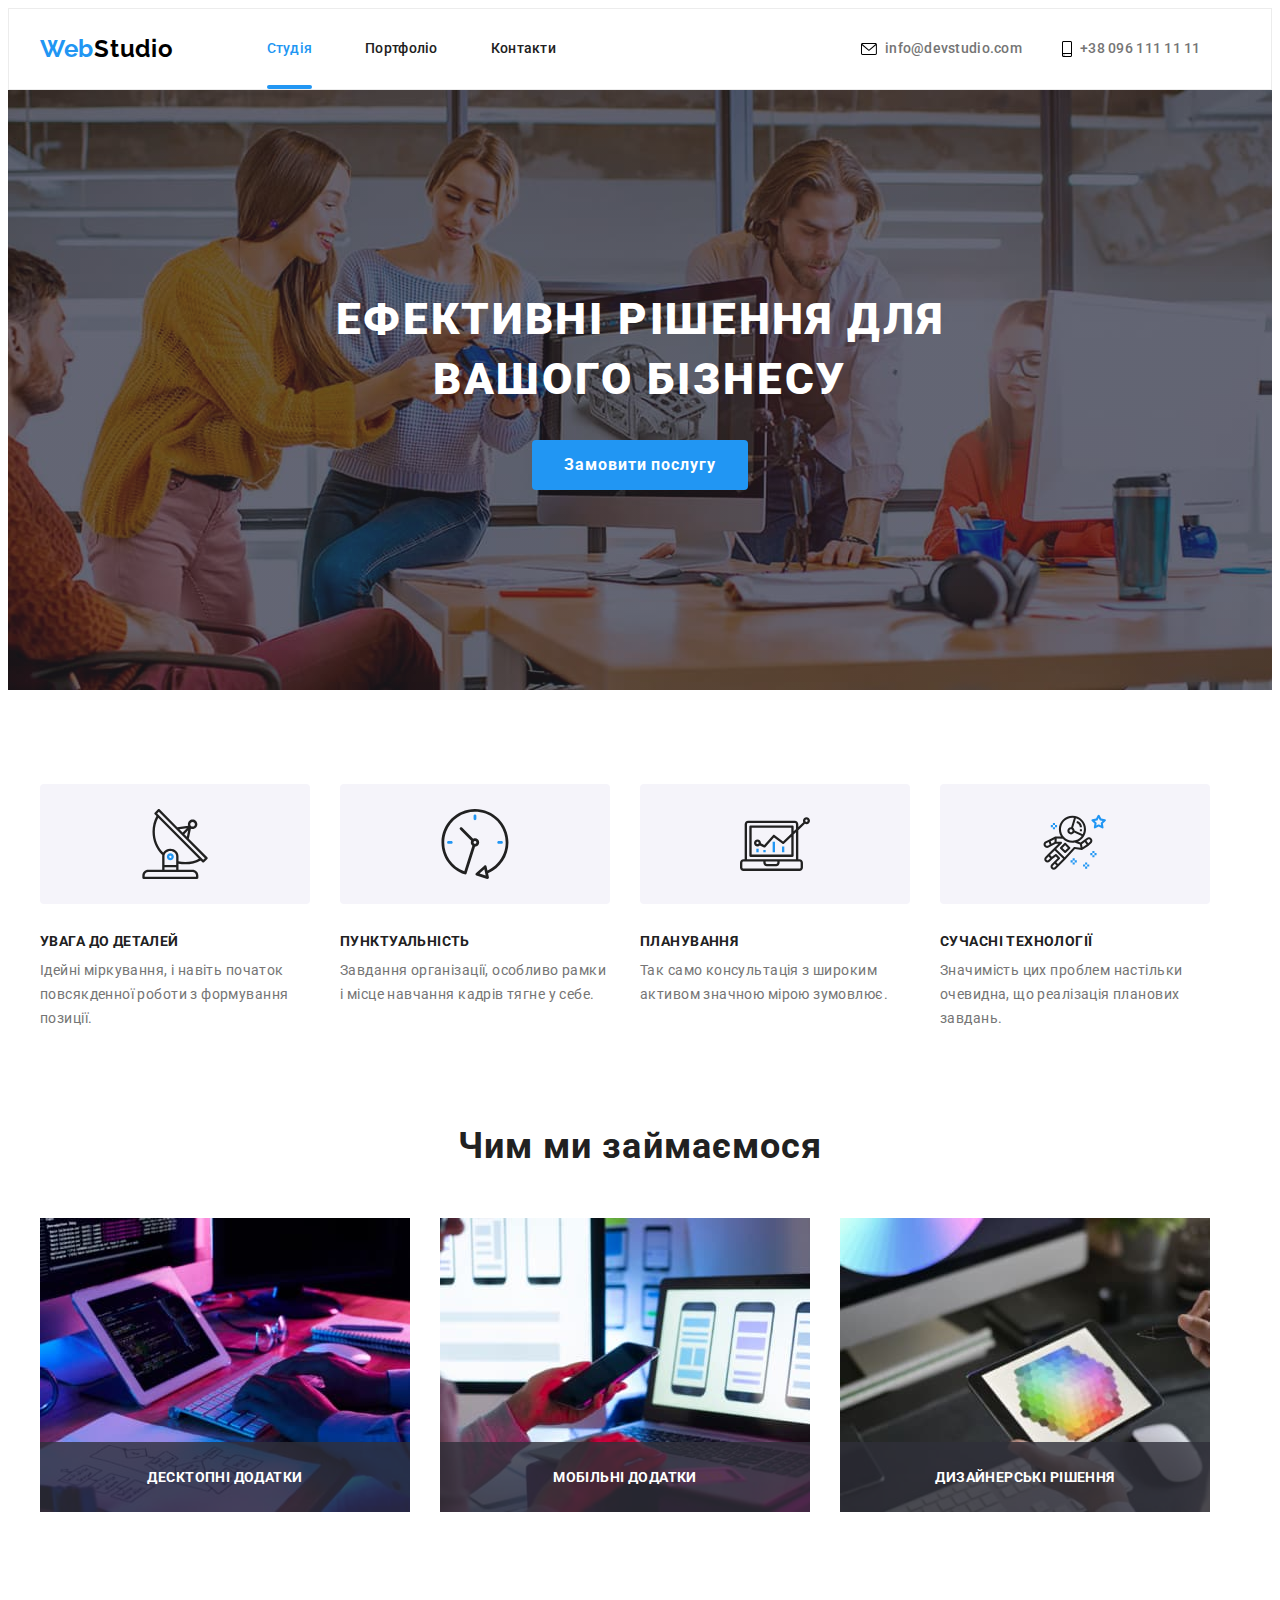
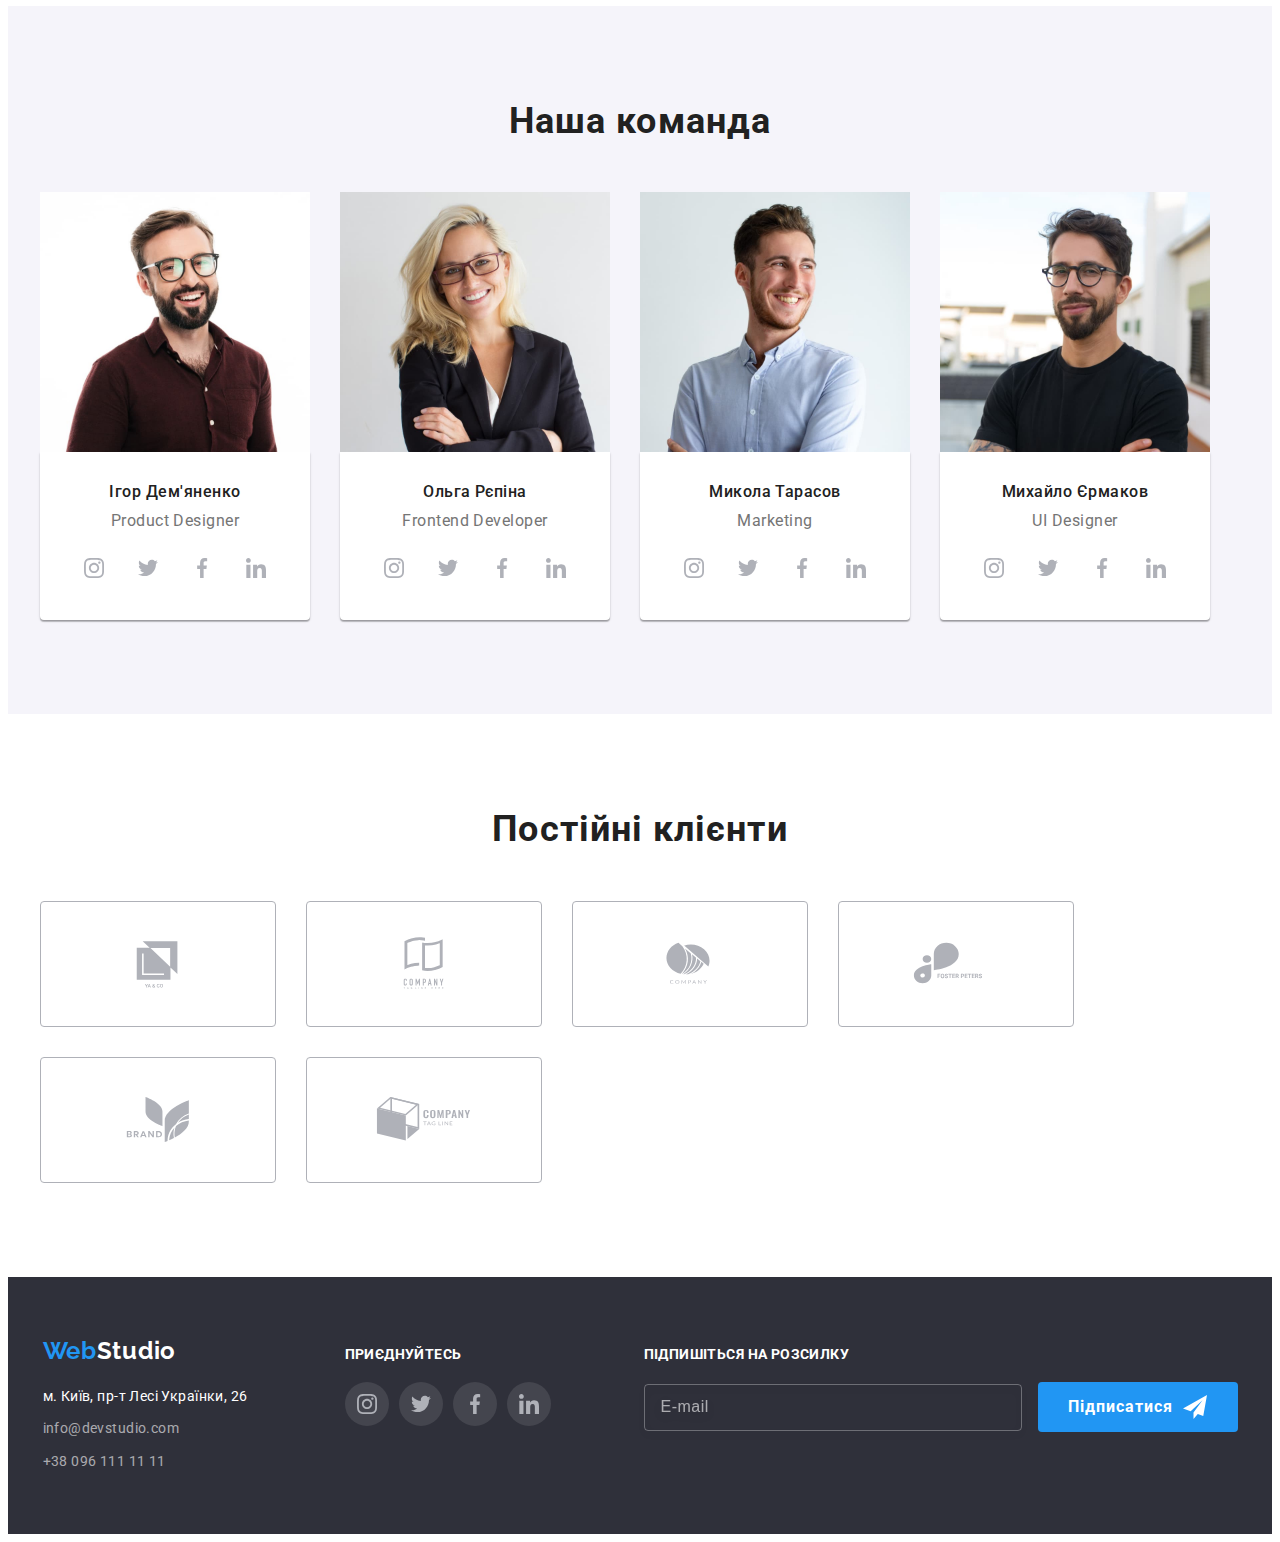
<file: index.html>
<!DOCTYPE html>
<html lang="ru">
  <head>
    <meta charset="UTF-8" />
    <meta http-equiv="X-UA-Compatible" content="IE=edge" />
    <meta name="viewport" content="width=device-width, initial-scale=1.0" />
    <title>WebStudio</title>
    <link rel="preconnect" href="https://fonts.googleapis.com" />
    <link rel="preconnect" href="https://fonts.gstatic.com" crossorigin />
    <link
      href="https://fonts.googleapis.com/css2?family=Raleway:wght@700&family=Roboto:wght@400;500;700;900&display=swap"
      rel="stylesheet"
    />
    <link
      rel="stylesheet"
      href="https://cdnjs.cloudflare.com/ajax/libs/modern-normalize/1.1.0/modern-normalize.min.css"
      integrity="sha512-wpPYUAdjBVSE4KJnH1VR1HeZfpl1ub8YT/NKx4PuQ5NmX2tKuGu6U/JRp5y+Y8XG2tV+wKQpNHVUX03MfMFn9Q=="
      crossorigin="anonymous"
      referrerpolicy="no-referrer"
    />
    <!-- <link rel="stylesheet" href="./css/styles.css" /> -->
    <link rel="stylesheet" href="./css/main.min.css" />
  </head>

  <body>
    <header class="page-header">
      <div class="container container-top-line">
        <nav class="page-header__nav">
          <a href="./index.html" class="logo">Web<span class="logo-style">Studio</span></a>
          <button
            type="button"
            class="menu-btn"
            aria-expanded="false"
            aria-controls="menu-container"
            data-menu-btn
          >
            <svg width="24px" height="16px" aria-label="перемикач мобільного меню">
              <use class="menu-btn__close" href="./img/icons.svg#icon-close_24px"></use>
              <use class="menu-btn__menu" href="./img/icons.svg#icon-menu_24px"></use>
            </svg>
          </button>
          <div class="menu-container" id="menu-container" data-menu>
            <div class="navigation">
              <ul class="header-nav">
                <li class="header-nav__item">
                  <a href="./index.html" class="header-nav__link header-nav__link--current"
                    >Студія</a
                  >
                </li>
                <li class="header-nav__item">
                  <a href="./portfolio.html" class="header-nav__link">Портфоліо</a>
                </li>
                <li class="header-nav__item">
                  <a href="./index.html" class="header-nav__link">Контакти</a>
                </li>
              </ul>
            </div>
            <div class="contacts">
              <ul class="contact list">
                <li class="contact__item">
                  <a href="mailto:info@devstudio.com" class="contact__link--mail link">
                    <svg class="contact__icon" width="16px" height="12px">
                      <use href="./img/icons.svg#icon-envelope"></use>
                    </svg>
                    info@devstudio.com
                  </a>
                </li>
                <li class="contact__item">
                  <a href="tel:+380961111111" class="contact__link--tel link">
                    <svg class="contact__icon" width="10px" height="16px">
                      <use href="./img/icons.svg#icon-smartphone"></use>
                    </svg>
                    +38 096 111 11 11
                  </a>
                </li>
              </ul>
              <ul class="soc-nav__list list">
                <li class="soc-nav__item"><a class="soc-nav__link" href="">Instagram</a></li>
                <li class="soc-nav__item"><a class="soc-nav__link" href="">Twitter</a></li>
                <li class="soc-nav__item"><a class="soc-nav__link" href="">Facebook</a></li>
                <li class="soc-nav__item"><a class="soc-nav__link" href="">linkedin</a></li>
              </ul>
            </div>
          </div>
        </nav>
      </div>
    </header>
    <main>
      <div class="overl">
        <section class="section-hero">
          <h1 class="hero__title">Ефективні рішення для вашого бізнесу</h1>
          <button type="button" class="hero__btn" data-modal-open>Замовити послугу</button>
        </section>
      </div>
      <section class="section-features">
        <div class="container">
          <h2 class="hidd">Особливості</h2>
          <ul class="features__list list">
            <li class="features__item">
              <div class="features__div">
                <svg class="features__icon">
                  <use href="./img/icons.svg#icon-antenna"></use>
                </svg>
              </div>
              <h3 class="features__title">Увага до деталей</h3>
              <p class="features__text">
                Ідейні міркування, і навіть початок повсякденної роботи з формування позиції.
              </p>
            </li>
            <li class="features__item">
              <div class="features__div">
                <svg class="features__icon"><use href="./img/icons.svg#icon-clock"></use></svg>
              </div>
              <h3 class="features__title">Пунктуальність</h3>
              <p class="features__text">
                Завдання організації, особливо рамки і місце навчання кадрів тягне у себе.
              </p>
            </li>
            <li class="features__item">
              <div class="features__div">
                <svg class="features__icon">
                  <use href="./img/icons.svg#icon-diagram"></use>
                </svg>
              </div>
              <h3 class="features__title">Планування</h3>
              <p class="features__text">
                Так само консультація з широким активом значною мірою зумовлює.
              </p>
            </li>
            <li class="features__item">
              <div class="features__div">
                <svg class="features__icon">
                  <use href="./img/icons.svg#icon-astronaut"></use>
                </svg>
              </div>
              <h3 class="features__title">Сучасні технології</h3>
              <p class="features__text">
                Значимість цих проблем настільки очевидна, що реалізація планових завдань.
              </p>
            </li>
          </ul>
        </div>
      </section>
      <section class="section-whatwedo">
        <div class="container">
          <h2 class="whatwedo__title">Чим ми займаємося</h2>
          <ul class="whatwedo__list list">
            <li class="whatwedo__item">
              <img src="./img/box_1.jpg" width="370" alt="кодування на планшеті" />
              <h3 class="whatwedo__text">Десктопні додатки</h3>
            </li>
            <li class="whatwedo__item">
              <img src="./img/box_2.jpg" width="370" alt="настройка на телефоні" />
              <h3 class="whatwedo__text">Мобільні додатки</h3>
            </li>
            <li class="whatwedo__item">
              <img src="./img/box_3.jpg" width="370" alt="дизайн на планшеті" />
              <h3 class="whatwedo__text">Дизайнерські рішення</h3>
            </li>
          </ul>
        </div>
      </section>
      <section class="section-team">
        <div class="container">
          <h2 class="section-team__title">Наша команда</h2>
          <ul class="team__list list">
            <li class="team__item">
              <picture>
                <source
                  srcset="./img/igor.jpg 1x, ./img/Product-Designer2x.jpg 2x"
                  media="(min-width: 1200px)"
                />
                <source
                  srcset="
                    ./img/Product-Designer-1x-tablet.jpg 1x,
                    ./img/Product-Designer-2x-tablet.jpg 2x
                  "
                  media="(min-width: 768px)"
                />
                <source
                  srcset="./img/Product-Designer-1x.jpg 1x, ./img/Product-Designer-2x.jpg 2x"
                  media="(min-width: 480px)"
                />
                <img
                  srcset="./img/Product-Designer-1x.jpg 1x, ./img/Product-Designer-2x.jpg 2x"
                  src="./img/igor.jpg"
                  alt="Igor"
                />
              </picture>
              <div class="team__div">
                <h3 class="team__title">Ігор Дем'яненко</h3>
                <p class="team__text" lang="en">Product Designer</p>
                <ul class="team-soc__list list">
                  <li class="team-soc__item">
                    <a href="#" class="team-soc__link">
                      <svg class="team-soc__icon">
                        <use href="./img/icons.svg#icon-instagram"></use>
                      </svg>
                    </a>
                  </li>
                  <li class="team-soc__item">
                    <a href="#" class="team-soc__link">
                      <svg class="team-soc__icon">
                        <use href="./img/icons.svg#icon-twitter"></use>
                      </svg>
                    </a>
                  </li>
                  <li class="team-soc__item">
                    <a href="#" class="team-soc__link">
                      <svg class="team-soc__icon">
                        <use href="./img/icons.svg#icon-facebook"></use>
                      </svg>
                    </a>
                  </li>
                  <li class="team-soc__item">
                    <a href="#" class="team-soc__link">
                      <svg class="team-soc__icon">
                        <use href="./img/icons.svg#icon-linkedin"></use>
                      </svg>
                    </a>
                  </li>
                </ul>
              </div>
            </li>
            <li class="team__item">
              <picture>
                <source
                  srcset="./img/olga.jpg 1x, ./img/Frontend-Developer2x.jpg 2x"
                  media="(min-width: 1200px)"
                />
                <source
                  srcset="
                    ./img/Frontend-Developer-1x-tablet.jpg 1x,
                    ./img/Frontend-Developer-2x-tablet.jpg 2x
                  "
                  media="(min-width: 768px)"
                />
                <source
                  srcset="./img/Frontend-Developer-1x.jpg 1x, ./img/Frontend-Developer-2x.jpg 2x"
                  media="(min-width: 480px)"
                />
                <img
                  srcset="./img/Frontend-Developer-1x.jpg 1x, ./img/Frontend-Developer-2x.jpg 2x"
                  src="./images/olga.jpg"
                  alt="Olga"
                />
              </picture>
              <div class="team__div">
                <h3 class="team__title">Ольга Рєпіна</h3>
                <p class="team__text" lang="en">Frontend Developer</p>
                <ul class="team-soc__list list">
                  <li class="team-soc__item">
                    <a href="#" class="team-soc__link">
                      <svg class="team-soc__icon">
                        <use href="./img/icons.svg#icon-instagram"></use>
                      </svg>
                    </a>
                  </li>
                  <li class="team-soc__item">
                    <a href="#" class="team-soc__link">
                      <svg class="team-soc__icon">
                        <use href="./img/icons.svg#icon-twitter"></use>
                      </svg>
                    </a>
                  </li>
                  <li class="team-soc__item">
                    <a href="#" class="team-soc__link">
                      <svg class="team-soc__icon">
                        <use href="./img/icons.svg#icon-facebook"></use>
                      </svg>
                    </a>
                  </li>
                  <li class="team-soc__item">
                    <a href="#" class="team-soc__link">
                      <svg class="team-soc__icon">
                        <use href="./img/icons.svg#icon-linkedin"></use>
                      </svg>
                    </a>
                  </li>
                </ul>
              </div>
            </li>
            <li class="team__item">
              <picture>
                <source
                  srcset="./img/mykola.jpg 1x, ./img/Marketing2x.jpg 2x"
                  media="(min-width: 1200px)"
                />
                <source
                  srcset="./img/Marketing-1x-tablet.jpg 1x, ./img/Marketing-2x-tablet.jpg 2x"
                  media="(min-width: 768px)"
                />
                <source
                  srcset="./img/Marketing-1x.jpg 1x, ./img/Marketing-2x.jpg 2x"
                  media="(min-width: 480px)"
                />
                <img
                  srcset="./img/Marketing-1x.jpg 1x, ./img/Marketing-2x.jpg 2x"
                  src="./img/mykola.jpg"
                  alt="Mykola"
                />
              </picture>
              <div class="team__div">
                <h3 class="team__title">Микола Тарасов</h3>
                <p class="team__text">Marketing</p>
                <ul class="team-soc__list list">
                  <li class="team-soc__item">
                    <a href="#" class="team-soc__link">
                      <svg class="team-soc__icon">
                        <use href="./img/icons.svg#icon-instagram"></use>
                      </svg>
                    </a>
                  </li>
                  <li class="team-soc__item">
                    <a href="#" class="team-soc__link">
                      <svg class="team-soc__icon">
                        <use href="./img/icons.svg#icon-twitter"></use>
                      </svg>
                    </a>
                  </li>
                  <li class="team-soc__item">
                    <a href="#" class="team-soc__link">
                      <svg class="team-soc__icon">
                        <use href="./img/icons.svg#icon-facebook"></use>
                      </svg>
                    </a>
                  </li>
                  <li class="team-soc__item">
                    <a href="#" class="team-soc__link">
                      <svg class="team-soc__icon">
                        <use href="./img/icons.svg#icon-linkedin"></use>
                      </svg>
                    </a>
                  </li>
                </ul>
              </div>
            </li>
            <li class="team__item">
              <picture>
                <source
                  srcset="./img/myhailo.jpg 1x, ./img/UI-Designer2x.jpg 2x"
                  media="(min-width: 1200px)"
                />
                <source
                  srcset="./img/UI-Designer-1x-tablet.jpg 1x, ./img/UI-Designer-2x-tablet.jpg 2x"
                  media="(min-width: 768px)"
                />
                <source
                  srcset="./img/UI-Designer-1x.jpg 1x, ./img/UI-Designer-2x.jpg 2x"
                  media="(min-width: 480px)"
                />
                <img
                  srcset="./img/UI-Designer-1x.jpg 1x, ./img/UI-Designer-2x.jpg 2x"
                  src="./img/myhailo.jpg"
                  alt="Myhailo"
                />
              </picture>
              <div class="team__div">
                <h3 class="team__title">Михайло Єрмаков</h3>
                <p class="team__text" lang="en">UI Designer</p>
                <ul class="team-soc__list list">
                  <li class="team-soc__item">
                    <a href="#" class="team-soc__link">
                      <svg class="team-soc__icon">
                        <use href="./img/icons.svg#icon-instagram"></use>
                      </svg>
                    </a>
                  </li>
                  <li class="team-soc__item">
                    <a href="#" class="team-soc__link">
                      <svg class="team-soc__icon">
                        <use href="./img/icons.svg#icon-twitter"></use>
                      </svg>
                    </a>
                  </li>
                  <li class="team-soc__item">
                    <a href="#" class="team-soc__link">
                      <svg class="team-soc__icon">
                        <use href="./img/icons.svg#icon-facebook"></use>
                      </svg>
                    </a>
                  </li>
                  <li class="team-soc__item">
                    <a href="#" class="team-soc__link">
                      <svg class="team-soc__icon">
                        <use href="./img/icons.svg#icon-linkedin"></use>
                      </svg>
                    </a>
                  </li>
                </ul>
              </div>
            </li>
          </ul>
        </div>
      </section>
      <section class="clients">
        <div class="container">
          <h2 class="our-clients">Постійні клієнти</h2>
          <ul class="clients-list list">
            <li class="client-item">
              <a href="#" class="client-link">
                <svg class="icon-logo">
                  <use href="./img/icons.svg#icon-oneblock"></use>
                </svg>
              </a>
            </li>
            <li class="client-item">
              <a href="#" class="client-link">
                <svg class="icon-logo">
                  <use href="./img/icons.svg#icon-twoblock"></use>
                </svg>
              </a>
            </li>
            <li class="client-item">
              <a href="#" class="client-link">
                <svg class="icon-logo">
                  <use href="./img/icons.svg#icon-threeblock"></use>
                </svg>
              </a>
            </li>
            <li class="client-item">
              <a href="#" class="client-link">
                <svg class="icon-logo">
                  <use href="./img/icons.svg#icon-fourblock"></use>
                </svg>
              </a>
            </li>
            <li class="client-item">
              <a href="#" class="client-link">
                <svg class="icon-logo">
                  <use href="./img/icons.svg#icon-fiveblock"></use>
                </svg>
              </a>
            </li>
            <li class="client-item">
              <a href="#" class="client-link"
                ><svg class="icon-logo">
                  <use href="./img/icons.svg#icon-sixblock"></use>
                </svg>
              </a>
            </li>
          </ul>
        </div>
      </section>
    </main>
    <footer class="page-footer">
      <div class="page-footer__container container">
        <div class="page-footer__wrap">
          <a href="./index.html" class="logo">Web<span class="logo-2style">Studio</span></a>
          <address class="page-footer__address">
            <p class="page-footer__text">м. Київ, пр-т Лесі Українки, 26</p>
            <a href="mailto:info@devstudio.com" class="page-footer__link link"
              >info@devstudio.com</a
            >
            <a href="tel:+380961111111" class="page-footer__link link">+38 096 111 11 11</a>
          </address>
        </div>
        <div class="page-footer__grid">
          <h2 class="title-soc">приєднуйтесь</h2>
          <ul class="list-soc list">
            <li class="team-soc__item">
              <a href="#" class="team-soc__link">
                <svg class="team-soc__icon">
                  <use href="./img/icons.svg#icon-instagram"></use>
                </svg>
              </a>
            </li>
            <li class="team-soc__item">
              <a href="#" class="team-soc__link">
                <svg class="team-soc__icon">
                  <use href="./img/icons.svg#icon-twitter"></use>
                </svg>
              </a>
            </li>
            <li class="team-soc__item">
              <a href="#" class="team-soc__link">
                <svg class="team-soc__icon">
                  <use href="./img/icons.svg#icon-facebook"></use>
                </svg>
              </a>
            </li>
            <li class="team-soc__item">
              <a href="#" class="team-soc__link">
                <svg class="team-soc__icon">
                  <use href="./img/icons.svg#icon-linkedin"></use>
                </svg>
              </a>
            </li>
          </ul>
        </div>
        <div class="page-footer__forma">
          <h2 class="page-footer__title">Підпишіться на розсилку</h2>
          <div class="page-footer__field">
            <label for="email"></label>
            <input class="page-footer__input" name="tel" id="email" placeholder="E-mail" />
            <button type="submit" class="page-footer__button">
              <span class="submit-btn__text">Підписатися</span>
              <svg class="page-footer__icon">
                <use href="./img/icons.svg#icon-send"></use>
              </svg>
            </button>
          </div>
        </div>
      </div>
    </footer>
    <div class="backdrop is-hidden" data-modal>
      <div class="backdrop-modal">
        <form class="forma" name="forma">
          <button data-modal-close class="button-closed">
            <svg class="button-closed__icon" width="18px" height="18px">
              <use href="./img/icons.svg#icon-close-black"></use>
            </svg>
          </button>
          <p class="forma-title">Залиште свої дані, ми вам передзвонимо</p>
          <div class="forma-container">
            <div class="forma-item">
              <label for="name" class="forma-item__title">Ім'я</label>
              <input type="text" class="forma-item__input" name="name" id="name" />
              <svg class="forma-item__icon" width="18px" height="18px">
                <use href="./img/icons.svg#icon-person-black"></use>
              </svg>
            </div>
            <div class="forma-item">
              <label for="phone" class="forma-item__title">Телефон</label>
              <input type="text" class="forma-item__input" name="phone" id="phone" />
              <svg class="forma-item__icon" width="18px" height="18px">
                <use href="./img/icons.svg#icon-phone-black"></use>
              </svg>
            </div>
            <div class="forma-item">
              <label for="post" class="forma-item__title">Пошта</label>
              <input type="text" class="forma-item__input" name="post" id="post" />
              <svg class="forma-item__icon" width="18px" height="18px">
                <use href="./img/icons.svg#icon-email-black"></use>
              </svg>
            </div>
            <div class="forma-item forma-item__comment">
              <label for="comment" class="forma-item__title">Коментар</label>
              <textarea
                class="forma-item__input forma-item__input--text"
                name="comment"
                id="comment"
                placeholder="Введіть текст"
              ></textarea>
            </div>
            <div class="forma-item forma-item__box">
              <label class="forma-item__title forma-item__title--box">
                <input
                  class="forma-item__input forma-item__input--box"
                  type="checkbox"
                  name="polycy"
                  value="polycy"
                />
                <svg class="forma-item__icon forma-item__icon--box" width="16px" height="15px">
                  <use href="./img/icons.svg#icon-check"></use>
                </svg>
                Погоджуюся з розсилкою та приймаю
                <a class="forma-item__link" href="#">Умови договору</a>
              </label>
            </div>
            <button class="button forma-modal__button" type="submit">
              <span class="forma-modal__button--text">відправити</span>
            </button>
          </div>
        </form>
      </div>
    </div>
    <script src="./js/modal.js"></script>
    <script src="./js/mobile-menu.js"></script>
  </body>
</html>
</file>
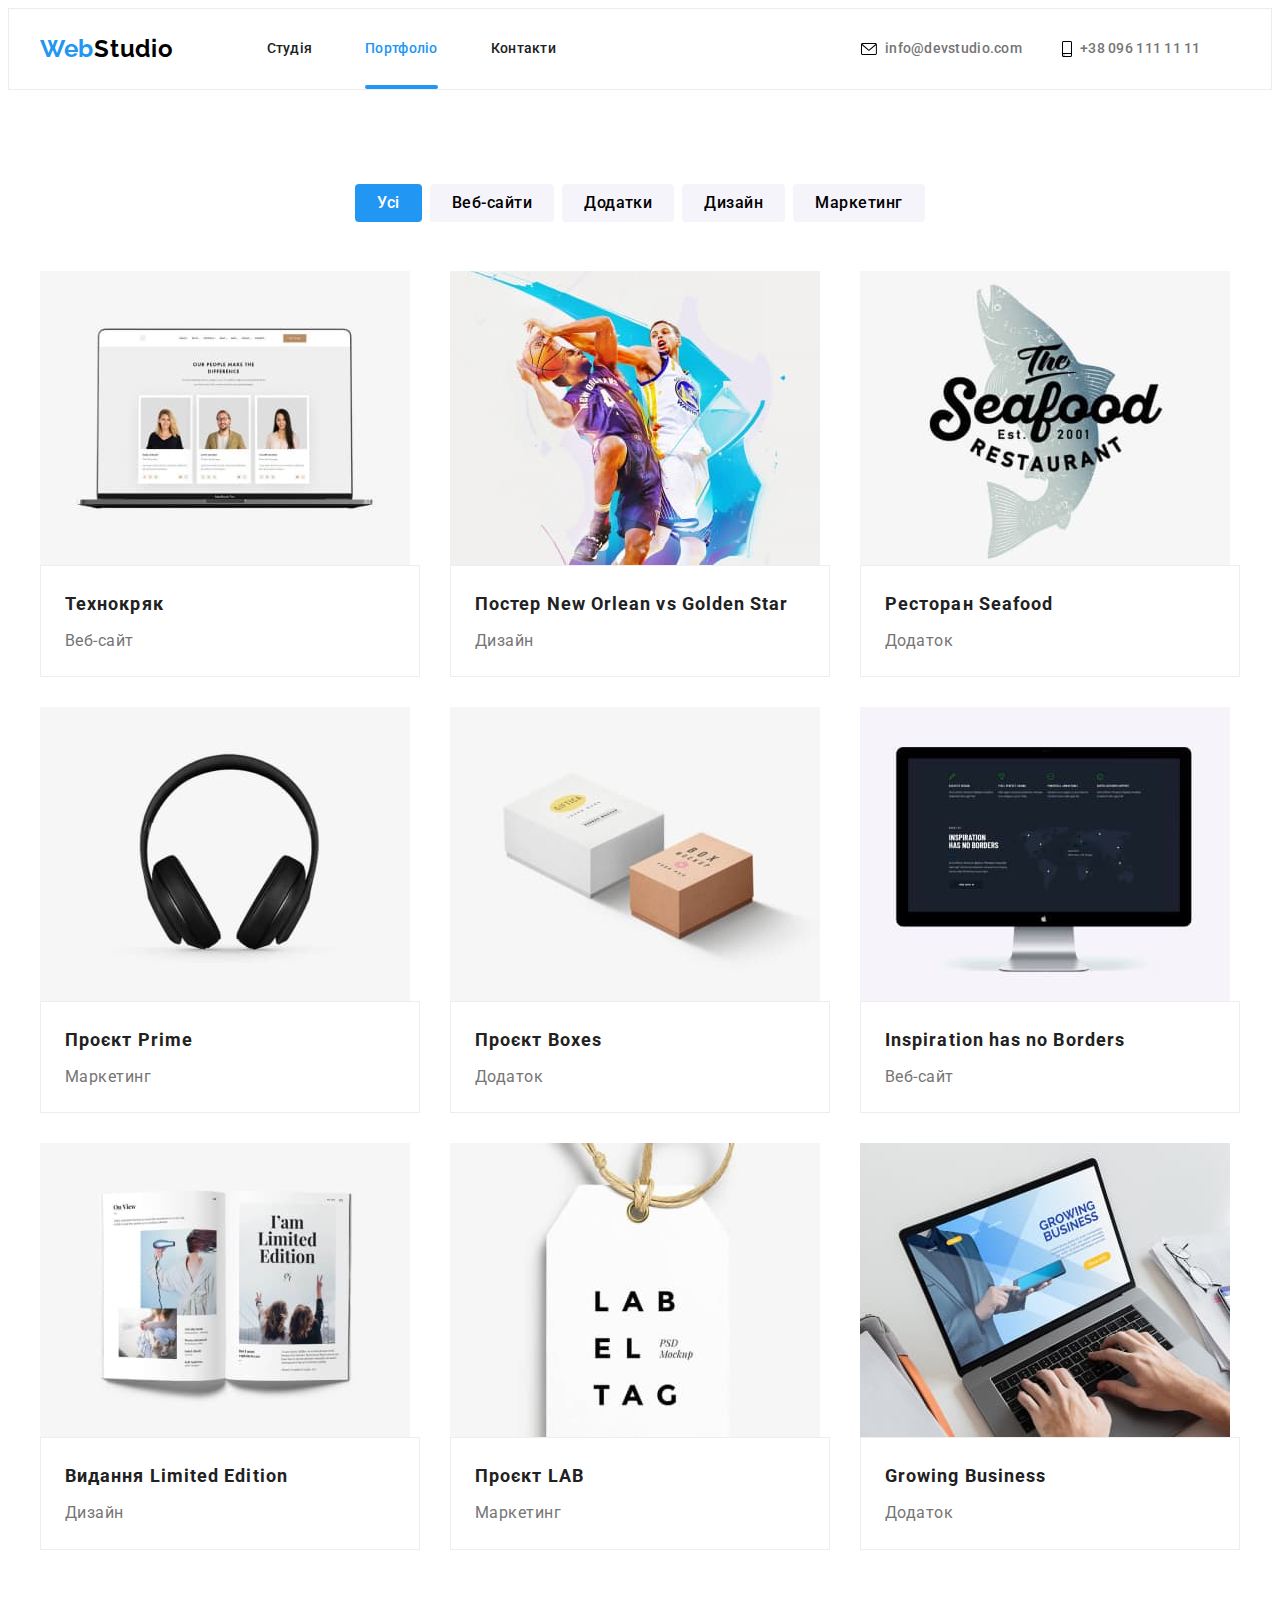
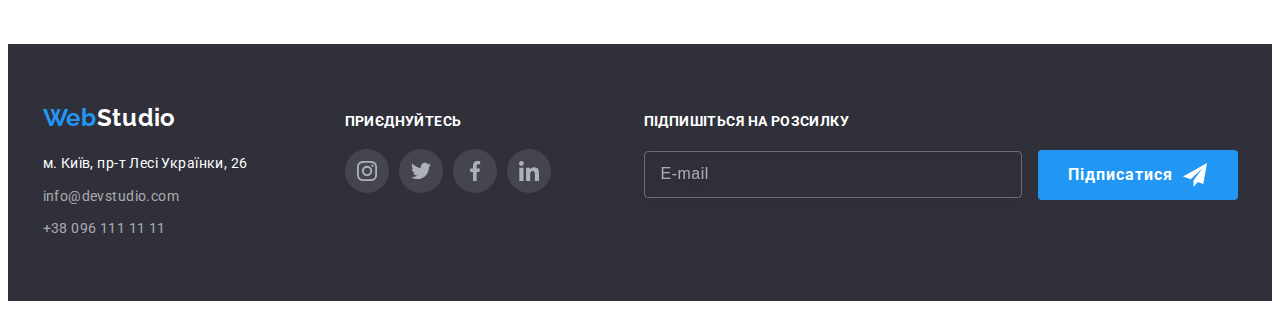
<file: portfolio.html>
<!DOCTYPE html>
<html lang="ru">
  <head>
    <meta charset="UTF-8" />
    <meta http-equiv="X-UA-Compatible" content="IE=edge" />
    <meta name="viewport" content="width=device-width, initial-scale=1.0" />
    <title>Portfolio</title>
    <link rel="preconnect" href="https://fonts.googleapis.com" />
    <link rel="preconnect" href="https://fonts.gstatic.com" crossorigin />
    <link
      href="https://fonts.googleapis.com/css2?family=Raleway:wght@700&family=Roboto:wght@400;500;700;900&display=swap"
      rel="stylesheet"
    />
    <link
      rel="stylesheet"
      href="https://cdnjs.cloudflare.com/ajax/libs/modern-normalize/1.1.0/modern-normalize.min.css"
      integrity="sha512-wpPYUAdjBVSE4KJnH1VR1HeZfpl1ub8YT/NKx4PuQ5NmX2tKuGu6U/JRp5y+Y8XG2tV+wKQpNHVUX03MfMFn9Q=="
      crossorigin="anonymous"
      referrerpolicy="no-referrer"
    />
    <!-- <link rel="stylesheet" href="./css/styles.css" /> -->
    <link rel="stylesheet" href="./css/main.min.css" />
  </head>

  <body>
    <header class="page-header">
      <div class="container container-top-line">
        <nav class="page-header__nav">
          <a href="./index.html" class="logo">Web<span class="logo-style">Studio</span></a>
          <button
            type="button"
            class="menu-btn"
            aria-expanded="false"
            aria-controls="menu-container"
            data-menu-btn
          >
            <svg width="24px" height="16px" aria-label="перемикач мобільного меню">
              <use class="menu-btn__close" href="./img/icons.svg#icon-close_24px"></use>
              <use class="menu-btn__menu" href="./img/icons.svg#icon-menu_24px"></use>
            </svg>
          </button>
          <div class="menu-container" id="menu-container" data-menu>
            <div class="navigation">
              <ul class="header-nav">
                <li class="header-nav__item">
                  <a href="./index.html" class="header-nav__link">Студія</a>
                </li>
                <li class="header-nav__item">
                  <a href="./portfolio.html" class="header-nav__link header-nav__link--current"
                    >Портфоліо</a
                  >
                </li>
                <li class="header-nav__item">
                  <a href="./index.html" class="header-nav__link">Контакти</a>
                </li>
              </ul>
            </div>
            <div class="contacts">
              <ul class="contact list">
                <li class="contact__item">
                  <a href="mailto:info@devstudio.com" class="contact__link--mail link">
                    <svg class="contact__icon" width="16px" height="12px">
                      <use href="./img/icons.svg#icon-envelope"></use>
                    </svg>
                    info@devstudio.com
                  </a>
                </li>
                <li class="contact__item">
                  <a href="tel:+380961111111" class="contact__link--tel link">
                    <svg class="contact__icon" width="10px" height="16px">
                      <use href="./img/icons.svg#icon-smartphone"></use>
                    </svg>
                    +38 096 111 11 11
                  </a>
                </li>
              </ul>
              <ul class="soc-nav__list list">
                <li class="soc-nav__item"><a class="soc-nav__link" href="">Instagram</a></li>
                <li class="soc-nav__item"><a class="soc-nav__link" href="">Twitter</a></li>
                <li class="soc-nav__item"><a class="soc-nav__link" href="">Facebook</a></li>
                <li class="soc-nav__item"><a class="soc-nav__link" href="">linkedin</a></li>
              </ul>
            </div>
          </div>
        </nav>
      </div>
    </header>
    <main>
      <section class="team-projects">
        <div class="container">
          <h1 class="hidd">Portfolio content</h1>
          <ul class="filter list">
            <li><button type="button" class="btn current">Усі</button></li>
            <li><button type="button" class="btn">Веб-сайти</button></li>
            <li><button type="button" class="btn">Додатки</button></li>
            <li><button type="button" class="btn">Дизайн</button></li>
            <li><button type="button" class="btn">Маркетинг</button></li>
          </ul>
        </div>
        <div class="container">
          <h1 class="hidd">All projects</h1>
          <ul class="projects-list list">
            <li class="projects-item">
              <a href="#" class="card-link">
                <div class="overlay-item">
                  <picture>
                    <source
                      srcset="./img/techno-mobile.jpg 1x, ./img/techno-mobile2x.jpg 2x"
                      media="(max-width: 767px)"
                      sizes="(min-width: 480px) 480px 100vw"
                    />
                    <source
                      srcset="./img/techno-tablet.jpg 1x, ./img/techno-tablet2x.jpg 2x"
                      media="(min-width: 768px) and (max-width: 1199px)"
                      sizes="(min-width: 768px) 768px 50vw"
                    />
                    <source
                      srcset="./img/tech.jpg 1x, ./img/techno-desktop2x.jpg 2x"
                      media="(min-width: 1200px)"
                      sizes="(min-width: 1200px) 1200px 33vw"
                    />
                    <img src="./img/tech.jpg" alt="Ноутбук" />
                  </picture>
                  <p class="overlay-text">
                    Ресурс пропонує комплексні пропозиції з різним рівнем функціоналу та сервісів.
                    Все це дозволить відвідувачу отримати вичерпні відомості про компанію чи
                    приватну особу.
                  </p>
                </div>
                <div class="projects-item-descr">
                  <h2 class="title">Технокряк</h2>
                  <p class="title-text">Веб-сайт</p>
                </div>
              </a>
            </li>
            <li class="projects-item">
              <a href="#" class="card-link">
                <div class="overlay-item">
                  <picture>
                    <source
                      srcset="./img/orleans-mobile.jpg 1x, ./img/orleans-mobile2x.jpg 2x"
                      media="(max-width: 767px)"
                      sizes="(min-width: 480px) 480px 100vw"
                    />
                    <source
                      srcset="./img/orleans-tablet.jpg 1x, ./img/orleans-tablet2x.jpg 2x"
                      media="(min-width: 768px) and (max-width: 1199px)"
                      sizes="(min-width: 768px) 768px 50vw"
                    />
                    <source
                      srcset="./img/poster.jpg 1x, ./img/orleans-desktop2x.jpg 2x"
                      media="(min-width: 1200px)"
                      sizes="(min-width: 1200px) 1200px 33vw"
                    />
                    <img src="./img/poster.jpg" alt="Постер" />
                  </picture>
                  <p class="overlay-text">
                    Ресурс пропонує комплексні пропозиції з різним рівнем функціоналу та сервісів.
                    Все це дозволить відвідувачу отримати вичерпні відомості про компанію чи
                    приватну особу.
                  </p>
                </div>
                <div class="projects-item-descr">
                  <h2 class="title">Постер New Orlean vs Golden Star</h2>
                  <p class="title-text">Дизайн</p>
                </div>
              </a>
            </li>
            <li class="projects-item">
              <a href="#" class="card-link">
                <div class="overlay-item">
                  <picture>
                    <source
                      srcset="./img/seafood-mobile.jpg 1x, ./img/seafood-mobile2x.jpg 2x"
                      media="(max-width: 767px)"
                      sizes="(min-width: 480px) 480px 100vw"
                    />
                    <source
                      srcset="./img/seafood-tablet.jpg 1x, ./img/seafood-tablet2x.jpg 2x"
                      media="(min-width: 768px) and (max-width: 1199px)"
                      sizes="(min-width: 768px) 768px 50vw"
                    />
                    <source
                      srcset="./img/rest.jpg 1x, ./img/seafood-desktop2x.jpg 2x"
                      media="(min-width: 1200px)"
                      sizes="(min-width: 1200px) 1200px 33vw"
                    />
                    <img src="./img/rest.jpg" alt="Ресторан" />
                  </picture>
                  <p class="overlay-text">
                    Ресурс пропонує комплексні пропозиції з різним рівнем функціоналу та сервісів.
                    Все це дозволить відвідувачу отримати вичерпні відомості про компанію чи
                    приватну особу.
                  </p>
                </div>
                <div class="projects-item-descr">
                  <h2 class="title">Ресторан Seafood</h2>
                  <p class="title-text">Додаток</p>
                </div>
              </a>
            </li>
            <li class="projects-item">
              <a href="#" class="card-link">
                <div class="overlay-item">
                  <picture>
                    <source
                      srcset="./img/headphon-mobile.jpg 1x, ./img/headphon-mobile2x.jpg 2x"
                      media="(max-width: 767px)"
                      sizes="(min-width: 480px) 480px 100vw"
                    />
                    <source
                      srcset="./img/headphon-tablet.jpg 1x, ./img/headphon-tablet2x.jpg 2x"
                      media="(min-width: 768px) and (max-width: 1199px)"
                      sizes="(min-width: 768px) 768px 50vw"
                    />
                    <source
                      srcset="./img/prime.jpg 1x, ./img/headphon-desktop2x.jpg 2x"
                      media="(min-width: 1200px)"
                      sizes="(min-width: 1200px) 1200px 33vw"
                    />
                    <img src="./img/prime.jpg" alt="ПроєктПрайм" />
                  </picture>
                  <p class="overlay-text">
                    Ресурс пропонує комплексні пропозиції з різним рівнем функціоналу та сервісів.
                    Все це дозволить відвідувачу отримати вичерпні відомості про компанію чи
                    приватну особу.
                  </p>
                </div>
                <div class="projects-item-descr">
                  <h2 class="title">Проєкт Prime</h2>
                  <p class="title-text">Маркетинг</p>
                </div>
              </a>
            </li>
            <li class="projects-item">
              <a href="#" class="card-link">
                <div class="overlay-item">
                  <picture>
                    <source
                      srcset="./img/box-mobile.jpg 1x, ./img/box-mobile2x.jpg 2x"
                      media="(max-width: 767px)"
                      sizes="(min-width: 480px) 480px 100vw"
                    />
                    <source
                      srcset="./img/box-tablet.jpg 1x, ./img/box-tablet2x.jpg 2x"
                      media="(min-width: 768px) and (max-width: 1199px)"
                      sizes="(min-width: 768px) 768px 50vw"
                    />
                    <source
                      srcset="./img/boxes.jpg 1x, ./img/box-desktop2x.jpg 2x"
                      media="(min-width: 1200px)"
                      sizes="(min-width: 1200px) 1200px 33vw"
                    />
                    <img src="./img/boxes.jpg" alt="ПроєктБокси" />
                  </picture>
                  <p class="overlay-text">
                    Ресурс пропонує комплексні пропозиції з різним рівнем функціоналу та сервісів.
                    Все це дозволить відвідувачу отримати вичерпні відомості про компанію чи
                    приватну особу.
                  </p>
                </div>
                <div class="projects-item-descr">
                  <h2 class="title">Проєкт Boxes</h2>
                  <p class="title-text">Додаток</p>
                </div>
              </a>
            </li>
            <li class="projects-item">
              <a href="#" class="card-link">
                <div class="overlay-item">
                  <picture>
                    <source
                      srcset="./img/comp-mobile.jpg 1x, ./img/comp-mobile2x.jpg 2x"
                      media="(max-width: 767px)"
                      sizes="(min-width: 480px) 480px 100vw"
                    />
                    <source
                      srcset="./img/comp-tablet.jpg 1x, ./img/comp-tablet2x.jpg 2x"
                      media="(min-width: 768px) and (max-width: 1199px)"
                      sizes="(min-width: 768px) 768px 50vw"
                    />
                    <source
                      srcset="./img/insp.jpg 1x, ./img/comp-desktop2x.jpg 2x"
                      media="(min-width: 1200px)"
                      sizes="(min-width: 1200px) 1200px 33vw"
                    />
                    <img src="./img/insp.jpg" alt="Вебсайт" />
                  </picture>
                  <p class="overlay-text">
                    Ресурс пропонує комплексні пропозиції з різним рівнем функціоналу та сервісів.
                    Все це дозволить відвідувачу отримати вичерпні відомості про компанію чи
                    приватну особу.
                  </p>
                </div>
                <div class="projects-item-descr">
                  <h2 class="title">Inspiration has no Borders</h2>
                  <p class="title-text">Веб-сайт</p>
                </div>
              </a>
            </li>
            <li class="projects-item">
              <a href="#" class="card-link">
                <div class="overlay-item">
                  <picture>
                    <source
                      srcset="./img/book-mobile.jpg 1x, ./img/book-mobile2x.jpg 2x"
                      media="(max-width: 767px)"
                      sizes="(min-width: 480px) 480px 100vw"
                    />
                    <source
                      srcset="./img/book-tablet.jpg 1x, ./img/book-tablet2x.jpg 2x"
                      media="(min-width: 768px) and (max-width: 1199px)"
                      sizes="(min-width: 768px) 768px 50vw"
                    />
                    <source
                      srcset="./img/limed.jpg 1x, ./img/book-desktop2x.jpg 2x"
                      media="(min-width: 1200px)"
                      sizes="(min-width: 1200px) 1200px 33vw"
                    />
                    <img src="./img/limed.jpg" alt="Видання" />
                  </picture>
                  <p class="overlay-text">
                    Ресурс пропонує комплексні пропозиції з різним рівнем функціоналу та сервісів.
                    Все це дозволить відвідувачу отримати вичерпні відомості про компанію чи
                    приватну особу.
                  </p>
                </div>
                <div class="projects-item-descr">
                  <h2 class="title">Видання Limited Edition</h2>
                  <p class="title-text">Дизайн</p>
                </div>
              </a>
            </li>
            <li class="projects-item">
              <a href="#" class="card-link">
                <div class="overlay-item">
                  <picture>
                    <source
                      srcset="./img/label-mobile.jpg 1x, ./img/label-mobile2x.jpg 2x"
                      media="(max-width: 767px)"
                      sizes="(min-width: 480px) 480px 100vw"
                    />
                    <source
                      srcset="./img/label-tablet.jpg 1x, ./img/label-tablet2x.jpg 2x"
                      media="(min-width: 768px) and (max-width: 1199px)"
                      sizes="(min-width: 768px) 768px 50vw"
                    />
                    <source
                      srcset="./img/lab.jpg 1x, ./img/label-desktop2x.jpg 2x"
                      media="(min-width: 1200px)"
                      sizes="(min-width: 1200px) 1200px 33vw"
                    />
                    <img src="./img/lab.jpg" alt="ПроєктЛаб" />
                  </picture>
                  <p class="overlay-text">
                    Ресурс пропонує комплексні пропозиції з різним рівнем функціоналу та сервісів.
                    Все це дозволить відвідувачу отримати вичерпні відомості про компанію чи
                    приватну особу.
                  </p>
                </div>
                <div class="projects-item-descr">
                  <h2 class="title">Проєкт LAB</h2>
                  <p class="title-text">Маркетинг</p>
                </div>
              </a>
            </li>
            <li class="projects-item">
              <a href="#" class="card-link">
                <div class="overlay-item">
                  <picture>
                    <source
                      srcset="./img/laptop-mobile.jpg 1x, ./img/laptop-mobile2x.jpg 2x"
                      media="(max-width: 767px)"
                      sizes="(min-width: 480px) 480px 100vw"
                    />
                    <source
                      srcset="./img/laptop-tablet.jpg 1x, ./img/laptop-tablet2x.jpg 2x"
                      media="(min-width: 768px) and (max-width: 1199px)"
                      sizes="(min-width: 768px) 768px 50vw"
                    />
                    <source
                      srcset="./img/grow.jpg 1x, ./img/laptop-desktop2x.jpg 2x"
                      media="(min-width: 1200px)"
                      sizes="(min-width: 1200px) 1200px 33vw"
                    />
                    <img src="./img/grow.jpg" alt="БізнесДодаток" />
                  </picture>
                  <p class="overlay-text">
                    Ресурс пропонує комплексні пропозиції з різним рівнем функціоналу та сервісів.
                    Все це дозволить відвідувачу отримати вичерпні відомості про компанію чи
                    приватну особу.
                  </p>
                </div>
                <div class="projects-item-descr">
                  <h2 class="title">Growing Business</h2>
                  <p class="title-text">Додаток</p>
                </div>
              </a>
            </li>
          </ul>
        </div>
      </section>
    </main>
    <footer class="page-footer">
      <div class="page-footer__container container">
        <div class="page-footer__wrap">
          <a href="./index.html" class="logo">Web<span class="logo-2style">Studio</span></a>
          <address class="page-footer__address">
            <p class="page-footer__text">м. Київ, пр-т Лесі Українки, 26</p>
            <a href="mailto:info@devstudio.com" class="page-footer__link link"
              >info@devstudio.com</a
            >
            <a href="tel:+380961111111" class="page-footer__link link">+38 096 111 11 11</a>
          </address>
        </div>
        <div class="page-footer__grid">
          <h2 class="title-soc">приєднуйтесь</h2>
          <ul class="list-soc list">
            <li class="team-soc__item">
              <a href="#" class="team-soc__link">
                <svg class="team-soc__icon">
                  <use href="./img/icons.svg#icon-instagram"></use>
                </svg>
              </a>
            </li>
            <li class="team-soc__item">
              <a href="#" class="team-soc__link">
                <svg class="team-soc__icon">
                  <use href="./img/icons.svg#icon-twitter"></use>
                </svg>
              </a>
            </li>
            <li class="team-soc__item">
              <a href="#" class="team-soc__link">
                <svg class="team-soc__icon">
                  <use href="./img/icons.svg#icon-facebook"></use>
                </svg>
              </a>
            </li>
            <li class="team-soc__item">
              <a href="#" class="team-soc__link">
                <svg class="team-soc__icon">
                  <use href="./img/icons.svg#icon-linkedin"></use>
                </svg>
              </a>
            </li>
          </ul>
        </div>
        <div class="page-footer__forma">
          <h2 class="page-footer__title">Підпишіться на розсилку</h2>
          <div class="page-footer__field">
            <label for="email"></label>
            <input class="page-footer__input" name="tel" id="email" placeholder="E-mail" />
            <button type="submit" class="page-footer__button">
              <span class="submit-btn__text">Підписатися</span>
              <svg class="page-footer__icon">
                <use href="./img/icons.svg#icon-send"></use>
              </svg>
            </button>
          </div>
        </div>
      </div>
    </footer>
    <script src="./js/mobile-menu.js"></script>
  </body>
</html>
</file>
<file: css/styles.css>
:root {
  --primary-text-color: #757575;
  --white-text-color: #ffffff;
  --title-text-color: #212121;
  --accent-color: #2196f3;
  --backgr-dark-color: #2f303a;
  --backgr-gray-color: #f5f4fa;
}

p,
h1,
h2,
h3 {
  margin: 0px;
}

ul {
  margin: 0px;
  padding-left: 0px;
}

button {
  cursor: pointer;
}

body {
  background-color: #ffffff;
  color: #757575;
  font-family: 'Roboto', sans-serif;
}

img {
  display: block;
  max-width: 100%;
  height: auto;
}

.container {
  width: 1200px;
  padding: 0px 15px;
  margin: 0 auto;
}

a {
  text-decoration: none;
}

.list {
  list-style: none;
  margin: 0;
  padding: 0;
}

/* приховані заголовки */
.hidd {
  position: absolute;
  width: 1px;
  height: 1px;
  margin: -1px;
  border: 0;
  padding: 0;

  white-space: nowrap;
  clip-path: inset(100%);
  clip: rect(0 0 0 0);
  overflow: hidden;
}

/* HEADER */
.page-header {
  border: 1px solid #ececec;
}

.logo {
  display: inline-block;
  margin-right: 93px;

  color: var(--accent-color);
  font-family: 'Raleway';
  font-weight: 700;
  font-size: 26px;
  line-height: 1.14;
  letter-spacing: 0.03em;
}

.logo .logo-style {
  color: #000000;
}

.container-top-line {
  display: flex;
  align-items: center;
}
.site-nav {
  display: flex;
}

.site-nav .site-nav-item:not(:last-child) {
  margin-right: 50px;
}

.site-nav .link {
  display: block;
  padding-top: 32px;

  font-weight: 500;
  font-size: 14px;
  line-height: 1.14;
  letter-spacing: 0.02em;
  color: var(--title-text-color);

  transition: color 250ms cubic-bezier(0.4, 0, 0.2, 1);
}

.site-nav .link:hover,
.site-nav .link:focus {
  color: var(--accent-color);
}

.site-nav .link.current {
  color: var(--accent-color);
  display: flex;
  flex-direction: column;
}

.site-nav .link.current::after {
  content: '';
  border-radius: 2px;
  min-width: 48px;
  height: 4px;
  background: currentColor;
  display: block;
  margin-top: 28px;
}

.contact {
  display: flex;
  margin-left: auto;
}

.contact .contact-item + .contact-item {
  margin-left: 50px;
}

.contact .link {
  display: block;
  padding-top: 32px;
  padding-bottom: 32px;

  color: var(--primary-text-color);
  font-weight: 500;
  font-size: 14px;
  line-height: 1.1;
  letter-spacing: 0.02em;
  text-decoration: none;

  transition: color 250ms cubic-bezier(0.4, 0, 0.2, 1);
}

.contact .link:hover,
.contact .link:focus {
  color: var(--accent-color);
}

.link-icon.link {
  display: flex;
  align-items: center;
  fill: #757575;
}

.icon-envelope {
  width: 16px;
  height: 12px;
  fill: currentColor;
  margin-right: 10px;
  align-items: center;
}

.icon-smartphone {
  width: 10px;
  height: 16px;
  fill: currentColor;
  margin-right: 10px;
  align-items: center;
}

/* MAIN */
.hero {
  height: 600px;
  max-width: 1600px;
  margin-right: auto;
  margin-left: auto;

  padding-bottom: 200px;
  padding-top: 200px;
  background-image: linear-gradient(to right, rgba(47, 48, 58, 0.4), rgba(47, 48, 58, 0.4)),
    url(../img/herobg.jpg);
  background-color: #c4c4c4;
  background-repeat: no-repeat;
  background-size: cover;
  background-position: center;
}

.hero .hero-title {
  margin: 0 auto 30px;
  width: 696px;

  color: var(--white-text-color);
  font-weight: 900;
  font-size: 44px;
  line-height: calc(60 / 44);
  text-align: center;
  letter-spacing: 0.06em;
  text-transform: uppercase;
  align-items: center;
}

.hero-btn {
  color: var(--white-text-color);
  background-color: var(--accent-color);
  font-family: inherit;
  font-weight: 700;
  line-height: calc(30 / 16);
  display: flex;
  align-items: center;
  text-align: center;
  letter-spacing: 0.06em;
  cursor: pointer;
  border-radius: 4px;
  border-width: 0;

  padding: 10px 32px;
  margin: 0 auto;
  min-width: 216px;

  transition: background-color 250ms cubic-bezier(0.4, 0, 0.2, 1);
}

.hero-btn:hover,
.hero-btn:focus {
  background-color: #188ce8;
}

/* features */
.features {
  padding-bottom: 94px;
  padding-top: 94px;
}

.features-list {
  display: flex;
  align-items: flex-start;
  flex-basis: calc ((100% - 90px) / 4);
  margin-right: 30px;
}

.features-list-item {
  width: 270px;
  align-items: flex-start;
}

.features-list-item:not(:last-child) {
  margin-right: 30px;
}

.feature {
  display: flex;
  align-items: center;
  justify-content: center;
  width: 270px;
  height: 120px;
  background-color: #f5f4fa;
  border-radius: 4px;
  margin-bottom: 30px;
}
.icon-antenna,
.icon-clock,
.icon-diagram,
.icon-astronaut {
  width: 70px;
  height: 70px;
}

.features-list .title {
  margin-top: 0;
  margin-bottom: 10px;

  color: var(--title-text-color);
  font-weight: 700;
  font-size: 14px;
  line-height: 1.1;
  letter-spacing: 0.03em;
  text-transform: uppercase;
}

.features-list .title-text {
  margin-top: 0;
  margin-bottom: 0;

  font-weight: 400;
  font-size: 14px;
  line-height: 1.7;
  letter-spacing: 0.03em;
}

/* Чим ми займаємось */
.whatwedo {
  padding-bottom: 94px;
}

.box {
  display: flex;
}

.box-item {
  margin: 0;
  width: 370px;
  height: 294px;
  position: relative;
}

.box-item:not(:last-child) {
  margin-right: 30px;
}

.whatwedo-title {
  color: var(--title-text-color);
  font-size: 36px;
  line-height: 1.2;
  letter-spacing: 0.03em;
  margin-top: 0;
  margin-bottom: 50px;
  text-align: center;
  min-width: 366px;
}

.whatwedo-title-label {
  width: 100%;
  padding-top: 27px;
  padding-bottom: 27px;
  margin: 0;
  background-color: rgba(47, 48, 58, 0.8);
  bottom: 0;
  position: absolute;
  font-size: 14px;
  line-height: calc(16 / 14);
  text-align: center;
  letter-spacing: 0.03em;
  text-transform: uppercase;
  color: var(--white-text-color);
}

/* Наша команда */
.team {
  padding-top: 94px;
  padding-bottom: 94px;
  background-color: var(--backgr-gray-color);
}

.team-title {
  min-width: 264px;

  color: var(--title-text-color);
  font-weight: 700;
  font-size: 36px;
  line-height: 1.2;
  letter-spacing: 0.03em;
  margin-top: 0px;
  margin-bottom: 50px;
  text-align: center;
}

.team-list {
  display: flex;
  flex-basis: calc ((100% - 90px) / 4);
}

.team-item {
  width: 270px;
}

.team-item:not(:last-child) {
  margin-right: 30px;
}

.team-item-descr {
  background: #ffffff;
  box-shadow: 0px 1px 3px rgba(0, 0, 0, 0.12), 0px 1px 1px rgba(0, 0, 0, 0.14),
    0px 2px 1px rgba(0, 0, 0, 0.2);
  border-radius: 0px 0px 4px 4px;
  padding-top: 30px;
  padding-bottom: 30px;
  margin: 0;
}

.team-list .title {
  margin: 0 0 10px 0;
  color: var(--title-text-color);
  font-weight: 500;
  font-size: 16px;
  line-height: 1.2;
  text-align: center;
  letter-spacing: 0.03em;
}

.team-list .text {
  margin: 0;
  font-weight: 400;
  font-size: 16px;
  line-height: 1.2;
  text-align: center;
  letter-spacing: 0.03em;
}

.team-soc-list {
  display: flex;
  justify-content: center;
  margin-top: 16px;
}

.team-soc-item:not(:last-child) {
  margin-right: 10px;
}

.team-soc-link {
  display: flex;
  width: 44px;
  height: 44px;
  border-radius: 50%;
  align-items: center;
  justify-content: center;
  color: #afb1b8;
  background-color: var(--white-text-color);
}

.team-soc-icon {
  width: 20px;
  height: 20px;
  fill: currentColor;
  align-items: center;
  justify-content: center;
}

.team-soc-link:hover,
.team-soc-link:focus {
  color: var(--white-text-color);
  background-color: var(--accent-color);
}

/* Наші клієнти */
.clients {
  padding-bottom: 94px;
  padding-top: 94px;
}

.our-clients {
  margin-top: 0;
  margin-bottom: 50px;
  min-width: 264px;
  color: var(--title-text-color);
  font-size: 36px;
  line-height: calc(42 / 36);
  text-align: center;
  letter-spacing: 0.03em;
}

.clients-list {
  display: flex;
  flex-wrap: wrap;
  flex-basis: calc((100% - 150px) / 6);
  margin: 0;
  padding: 0;
}

.client-item:not(:last-child) {
  margin-right: 30px;
}

.client-link {
  display: flex;
  width: 170px;
  height: 92px;
  align-items: center;
  justify-content: center;
  color: #afb1b8;
  background-color: var(--white-text-color);
  border: 1px solid #afb1b8;

  transition: border 250ms cubic-bezier(0.4, 0, 0.2, 1), color 250ms cubic-bezier(0.4, 0, 0.2, 1);
}

.client-link:hover,
.client-link:focus {
  color: var(--accent-color);
  border-color: var(--accent-color);
}

.icon-logo {
  fill: currentColor;
  width: 106px;
  height: 160px;
}

/* footer */
.footer {
  background-color: var(--backgr-dark-color);
  padding-top: 60px;
  padding-bottom: 60px;
}

.footer .text {
  color: var(--white-text-color);
  font-style: normal;
  font-weight: 400;
  font-size: 14px;
  line-height: 1.7;
  letter-spacing: 0.03em;
  margin-top: 0;
  margin-bottom: 0;
}

.footer .logo {
  margin-bottom: 20px;
}

.footer .logo .logo-2style {
  color: #ffffff;
}

.footer .link {
  font-style: normal;
  font-weight: 400;
  font-size: 14px;
  line-height: 1.7;
  letter-spacing: 0.03em;
  color: rgba(255, 255, 255, 0.6);
  text-decoration: none;

  transition: color 250ms cubic-bezier(0.4, 0, 0.2, 1);
}

.footer .link:hover,
.footer .link:focus {
  color: var(--accent-color);
}

/* socials-footer */
.footer-container {
  display: flex;
  align-items: baseline;
}

.footer-adress {
  display: inline-block;
  margin-right: 70px;
}

.list-soc {
  display: flex;
}

.title-soc {
  font-size: 14px;
  line-height: calc(16 / 14);
  letter-spacing: 0.03em;
  text-transform: uppercase;
  color: var(--white-text-color);
  margin-bottom: 20px;
}

.footer-soc {
  display: inline-block;
}

.team-soc-link {
  display: flex;
  width: 44px;
  height: 44px;
  border-radius: 50%;
  align-items: center;
  justify-content: center;
  color: #afb1b8;
  background-color: rgba(255, 255, 255, 0.1);

  transition: background-color 250ms cubic-bezier(0.4, 0, 0.2, 1),
    color 250ms cubic-bezier(0.4, 0, 0.2, 1);
}

.team-soc-link:hover,
.team-soc-link:focus {
  color: var(--white-text-color);
  background-color: var(--accent-color);
}

.list-soc .team-soc-icon {
  width: 20px;
  height: 20px;
  fill: currentColor;
  align-items: center;
  justify-content: center;
}

.email-form {
  display: flex;
  width: 570px;
  margin-left: 93px;
  align-items: flex-end;
}

.form-place {
  display: flex;
  flex-direction: column;
  width: 358px;
  background-color: #2f303a;
  color: rgba(255, 255, 255, 0.6);
}

.form-place label {
  margin-bottom: 20px;
  font-weight: 700;
  font-size: 14px;
  line-height: 1.14;
  letter-spacing: 0.03em;
  text-transform: uppercase;
  color: #ffffff;
}

.form-place input {
  padding-top: 15px;
  padding-bottom: 15px;
  padding-left: 16px;
  padding-right: 0;
  background-color: #2f303a;
  border: 1px solid rgba(255, 255, 255, 0.3);
  filter: drop-shadow(0px 4px 4px rgba(0, 0, 0, 0.15));
  border-radius: 4px;
  color: var(--white-text-color);
}

.form-place input::placeholder {
  font-weight: 400;
  font-size: 16px;
  line-height: 1.25;
  letter-spacing: 0.03em;
  color: rgba(255, 255, 255, 0.6);
}

.submit-btn {
  display: flex;
  margin-left: 12px;
  align-items: center;
  justify-content: center;
  width: 200px;
  height: 50px;
  padding-top: 10px;
  padding-bottom: 10px;
  background-color: var(--accent-color);
  border-radius: 4px;
  border: none;
  cursor: pointer;
  transition-property: background-color, box-shadow;
  transition-duration: 250ms;
  transition-timing-function: cubic-bezier(0.4, 0, 0.2, 1);
}

.submit-btn:hover,
.submit-byn:focus {
  background-color: #188ce8;
  box-shadow: 0px 4px 4px rgba(0, 0, 0, 0.15);
}

.submit-btn-text {
  color: var(--white-text-color);
  font-family: 'Roboto';
  font-weight: 700;
  font-size: 16px;
  line-height: 1.88;
  letter-spacing: 0.06em;
}

.icon-send {
  margin-left: 10px;
}

/* MODAL */
.backdrop {
  position: fixed;
  top: 0;
  left: 0;
  width: 100%;
  height: 100%;
  background-color: rgba(0, 0, 0, 0.2);
  opacity: 1;
  transition: opacity 250ms cubic-bezier(0.4, 0, 0.2, 1);
}

.backdrop.is-hidden {
  opacity: 0;
  pointer-events: none;
}

.backdrop.is-hidden .modal {
  transform: translate(-50%, -50%) scale(0.9);
}

.modal {
  position: absolute;
  top: 50%;
  left: 50%;
  transform: translate(-50%, -50%) scale(1);

  width: 528px;
  height: 581px;

  box-shadow: 0px 1px 3px rgba(0, 0, 0, 0.12), 0px 1px 1px rgba(0, 0, 0, 0.14),
    0px 2px 1px rgba(0, 0, 0, 0.2);
  border-radius: 4px;
  background-color: #ffffff;

  transition: transform 250ms cubic-bezier(0.4, 0, 0.2, 1);
}

.btn-close-modal {
  display: flex;
  align-items: center;
  justify-content: center;
  margin: 8px 8px 0 auto;
  width: 30px;
  height: 30px;
  padding: 0;
  border-radius: 50%;
  background-color: #ffffff;
  border: 1px solid rgba(0, 0, 0, 0.1);
  cursor: pointer;
}

.icon-close-modal {
  width: 18px;
  height: 18px;
  fill: #000000;
  transition-property: fill;
  transition-duration: 250ms;
  transition-timing-function: cubic-bezier(0.4, 0, 0.2, 1);
}

.icon-close-modal:hover,
.icon-close-modal:focus {
  fill: var(--accent-color);
}

.modal-title-text {
  display: block;
  font-weight: 700;
  font-size: 20px;
  line-height: 1.15;
  text-align: center;
  letter-spacing: 0.03em;
  color: var(--title-text-color);
  margin-bottom: 12px;
  margin-top: 0;
}

.forma {
  padding: 0 40px;
  display: flex;
  flex-direction: column;
}

.form-place-modal {
  display: flex;
  flex-direction: column;
  position: relative;
  width: 448px;
  margin-bottom: 10px;
}

.form-label {
  margin-bottom: 4px;
  font-size: 12px;
  line-height: 1.17;
  letter-spacing: 0.01em;
  color: var(--primary-text-color);
}

.modal-input {
  width: 100%;
  height: 40px;
  border: 1px solid rgba(33, 33, 33, 0.2);
  border-radius: 4px;
  margin-bottom: 0;
  padding-left: 40px;
  transition-property: border;
  transition-duration: 250ms;
  transition-timing-function: cubic-bezier(0.4, 0, 0.2, 1);
}

.modal-input:focus-within {
  border: 1px solid var(--accent-color);
  outline: none;
}

.input-place-icon {
  position: absolute;
  bottom: 11px;
  left: 12px;
  transition-property: box-shadow;
  transition-duration: 250ms;
  transition-timing-function: cubic-bezier(0.4, 0, 0.2, 1);
}

.modal-input:focus-within ~ .input-place-icon {
  fill: var(--accent-color);
}

.form-place-coment {
  display: flex;
  flex-direction: column;
  width: 448px;
  height: 138px;
  margin-bottom: 20px;
}

.form-textarea {
  width: 448px;
  height: 120px;
  margin: 0;
  padding: 12px 16px;
  border: 1px solid rgba(33, 33, 33, 0.2);
  border-radius: 4px;
  resize: none;
  transition-property: border;
  transition-duration: 250ms;
  transition-timing-function: cubic-bezier(0.4, 0, 0.2, 1);
}

.form-textarea:focus-within {
  border: 1px solid var(--accent-color);
  outline: none;
}

.form-textarea::placeholder {
  font-weight: 400;
  font-size: 12px;
  line-height: 1.17;
  letter-spacing: 0.01em;
  color: rgba(117, 117, 117, 0.5);
}

.form-checkbox {
  display: flex;
  width: 100%;
  margin-bottom: 30px;
}

.checkbox-input {
  position: absolute;
  width: 1px;
  height: 1px;
  margin: -1px;
  border: 0;
  padding: 0;
  clip: rect(0 0 0 0);
  overflow: hidden;
}

.checkbox-label {
  display: flex;
  align-items: center;
  font-weight: 400;
  font-size: 14px;
  line-height: 1.71;
  padding-left: 14px;
}

.checkbox-icon {
  display: inline-block;
  margin-right: 7px;
  width: 16px;
  height: 15px;
  border: 2px solid var(--title-text-color);
  border-radius: 2px;
}

.checkbox-input:checked + .checkbox-icon {
  background-color: var(--accent-color);
  border-color: var(--accent-color);
  background-size: contain;
  background-origin: border-box;
}

.checkbox-link {
  display: inline-block;
  color: var(--accent-color);
  padding: 0;
  margin: 0 0 0 8px;
  text-decoration: underline;
}

.submit-btn-modal {
  display: flex;
  align-items: center;
  justify-content: center;
  width: 200px;
  height: 50px;
  padding: 10px 52px 10px 52px;
  margin-left: auto;
  margin-right: auto;
  background-color: var(--accent-color);
  box-shadow: 0px 4px 4px rgba(0, 0, 0, 0.15);
  border-radius: 4px;
  border: none;
  cursor: pointer;
  transition-property: background-color;
  transition-duration: 250ms;
  transition-timing-function: cubic-bezier(0.4, 0, 0.2, 1);
}

.text-btn-modal {
  color: var(--white-text-color);
  font-weight: 700;
  font-size: 16px;
  line-height: 1.88;
  letter-spacing: 0.06em;
}

.submit-btn-modal:hover,
.submit-btn-modal:focus {
  background-color: #188ce8;
}

/* Portfolio */
.team-projects {
  padding-bottom: 94px;
}

.filter {
  display: flex;
  justify-content: center;
  padding-top: 94px;
  margin-bottom: 34px;
}

.filter :not(:last-child) {
  margin-right: 8px;
}

.filter .btn {
  padding: 6px 22px;
  font-family: inherit;
  font-weight: 500;
  font-size: 16px;
  line-height: 1.6;
  text-align: center;
  letter-spacing: 0.03em;
  cursor: pointer;
  background-color: var(--backgr-gray-color);
  border-radius: 4px;
  border: none;

  transition: background-color 250ms cubic-bezier(0.4, 0, 0.2, 1),
    color 250ms cubic-bezier(0.4, 0, 0.2, 1);
}

.filter .btn:hover,
.filter .btn:focus,
.filter .btn:active {
  color: var(--white-text-color);
  background-color: var(--accent-color);
  box-shadow: 0px 3px 1px rgba(0, 0, 0, 0.1), 0px 1px 2px rgba(0, 0, 0, 0.08),
    0px 2px 2px rgba(0, 0, 0, 0.12);
  border-radius: 4px;
}

.filter .btn.current {
  color: var(--white-text-color);
  background-color: var(--accent-color);
}

/* Наші проекти */
.projects-list {
  display: flex;
  flex-wrap: wrap;
}

.card-link {
  display: block;
  text-decoration: none;
  transition: box-shadow 250ms cubic-bezier(0.4, 0, 0.2, 1);
}

.card-link:hover,
.card-link:focus {
  box-shadow: 0px 1px 1px rgba(0, 0, 0, 0.12), 0px 4px 4px rgba(0, 0, 0, 0.06),
    1px 4px 6px rgba(0, 0, 0, 0.16);
}

.overlay-item {
  overflow: hidden;
  position: relative;
}

.overlay-text {
  content: '';
  font-size: 18px;
  line-height: calc(28 / 18);
  letter-spacing: 0.03em;
  color: var(--white-text-color);
  position: absolute;
  width: 100%;
  height: 100%;
  padding: 63px 24px;
  margin: 0;
  background-color: rgba(33, 150, 243, 0.9);
  top: 0;
  left: 0;
  transform: translateY(100%);

  transition: transform 250ms cubic-bezier(0.4, 0, 0.2, 1),
    opacity 250ms cubic-bezier(0.4, 0, 0.2, 1);
}

.card-link:hover .overlay-text,
.card-link:focus .overlay-text {
  transform: translateY(0);
}

.projects-item {
  max-width: 370px;
  margin-right: 30px;
  margin-bottom: 30px;
}

.projects-item:nth-child(3n) {
  margin-right: 0;
}

.projects-item:nth-last-child(-n + 3) {
  margin-bottom: 0;
}

.projects-item .title {
  margin: 0 0 4px 0;

  color: var(--title-text-color);
  font-weight: 700;
  font-size: 18px;
  line-height: 2;
  letter-spacing: 0.06em;
}

.projects-item .title-text {
  margin: 0;
  font-weight: 400;
  font-size: 16px;
  line-height: 1.9;
  letter-spacing: 0.03em;
  color: var(--title-text-color);
}

.projects-item-descr {
  padding: 20px 24px;

  background: #ffffff;
  border: 1px solid #eeeeee;
}
</file>
<file: css/main.min.css>
p,h1,h2,h3{margin:0px}ul{margin:0px;padding-left:0px}button{cursor:pointer;background-color:var(--accent-color)}img{display:block;max-width:100%;height:auto}a{text-decoration:none}.list{list-style:none;margin:0;padding:0}body{background-color:#fff;color:#757575;font-family:"Roboto",sans-serif}.hidd{position:absolute;width:1px;height:1px;margin:-1px;border:0;padding:0;white-space:nowrap;-webkit-clip-path:inset(100%);clip-path:inset(100%);clip:rect(0 0 0 0);overflow:hidden}:root{--primary-text-color: #757575;--white-text-color: #ffffff;--title-text-color: #212121;--accent-color: #2196f3;--backgr-dark-color: #2f303a;--backgr-gray-color: #f5f4fa}.logo{display:inline-block;color:var(--accent-color);font-family:"Raleway";font-weight:700;font-size:24px;line-height:1.17;letter-spacing:.03em}.logo .logo-style{color:#000}.container{margin-left:auto;margin-right:auto;padding-left:15px;padding-right:15px;width:100%}@media screen and (min-width: 480px){.container{width:480px}}@media screen and (min-width: 768px){.container{width:768px}}@media screen and (min-width: 1200px){.container{width:1200px}}.page-header{border:1px solid #ececec;position:relative}.page-header__nav{display:-webkit-box;display:-ms-flexbox;display:flex;-webkit-box-align:center;-ms-flex-align:center;align-items:center;-webkit-box-pack:justify;-ms-flex-pack:justify;justify-content:space-between;width:100%}@media screen and (min-width: 768px){.page-header__nav{-webkit-box-pack:start;-ms-flex-pack:start;justify-content:flex-start}}.menu-btn{display:-webkit-inline-box;display:-ms-inline-flexbox;display:inline-flex;margin:0;padding:12px 8px;border:none;background-color:rgba(0,0,0,0);margin-top:10px;margin-bottom:10px;z-index:2}.menu-btn__close,.menu-btn__menu{fill:#212121;-webkit-transition-property:fill;transition-property:fill;-webkit-transition-duration:250ms;transition-duration:250ms;-webkit-transition-timing-function:cubic-bezier(0.4, 0, 0.2, 1);transition-timing-function:cubic-bezier(0.4, 0, 0.2, 1)}.menu-btn__menu:hover,.menu-btn :focus{fill:var(--accent-color)}.menu-btn__close:hover,.menu-btn :focus{fill:var(--accent-color)}@media screen and (min-width: 768px){.menu-btn{display:none}}.menu-btn .menu-btn__close{display:none}.menu-btn.is-open .menu-btn__close{display:block}.menu-btn.is-open .menu-btn__menu{display:none}.menu-container{background-color:#fff;padding-top:48px;padding-bottom:48px;padding-left:40px}@media screen and (max-width: 767px){.menu-container{display:none;position:absolute;top:0;left:0;width:100%}.menu-container.is-open{display:block;height:100vh;display:-webkit-box;display:-ms-flexbox;display:flex;-ms-flex-wrap:wrap;flex-wrap:wrap;-ms-flex-line-pack:justify;align-content:space-between;z-index:1}}@media screen and (min-width: 768px){.menu-container{display:-webkit-box;display:-ms-flexbox;display:flex;padding:0;-webkit-box-align:center;-ms-flex-align:center;align-items:center}}.navigation,.contacts{width:100%}.container-top-line{display:-webkit-box;display:-ms-flexbox;display:flex;-webkit-box-align:center;-ms-flex-align:center;align-items:center}.header-nav{list-style:none;padding:0;margin:0}@media screen and (min-width: 768px){.header-nav{display:-webkit-box;display:-ms-flexbox;display:flex;padding-bottom:0;margin-left:88px;margin-right:90px}}@media screen and (min-width: 1200px){.header-nav{margin-left:93px;margin-right:305px}}.header-nav__item{margin-bottom:32px}.header-nav__item:last-child{margin-bottom:0}@media screen and (min-width: 768px){.header-nav__item{margin-bottom:0;margin-right:53px}.header-nav__item:last-child{margin-right:0}}.header-nav__link{text-decoration:none;display:block;text-align:start;font-weight:500;font-size:40px;line-height:1.18;letter-spacing:.02em;color:var(--title-text-color);-webkit-transition:color 250ms cubic-bezier(0.4, 0, 0.2, 1);transition:color 250ms cubic-bezier(0.4, 0, 0.2, 1)}.header-nav__link:hover,.header-nav__link:focus{color:var(--accent-color)}@media screen and (min-width: 768px){.header-nav__link{font-size:14px;line-height:1.14;padding-top:32px;padding-bottom:32px}}.header-nav__link--current{color:var(--accent-color);position:relative}@media screen and (min-width: 768px){.header-nav__link--current{font-size:14px;line-height:1.14;padding-top:32px;padding-bottom:32px}}.header-nav__link--current::after{display:none;position:absolute;bottom:0;left:0;content:"";width:100%;height:4px;border-radius:2px;background-color:var(--accent-color)}@media screen and (min-width: 768px){.header-nav__link--current::after{display:block}}.contact{list-style:none;padding:0;margin:0}@media screen and (min-width: 768px){.contact{display:-webkit-box;display:-ms-flexbox;display:flex;-webkit-box-orient:vertical;-webkit-box-direction:reverse;-ms-flex-direction:column-reverse;flex-direction:column-reverse}}@media screen and (min-width: 1200px){.contact{-webkit-box-orient:horizontal;-webkit-box-direction:normal;-ms-flex-direction:row;flex-direction:row}}.contact__item{margin-bottom:32px}.contact__item:last-child{margin-bottom:64px}@media screen and (min-width: 768px){.contact__item{margin-bottom:0px;display:-webkit-box;display:-ms-flexbox;display:flex}.contact__item:last-child{margin-bottom:10px}}@media screen and (min-width: 1200px){.contact__item:last-child{margin-bottom:0px}}.contact__link--mail{text-decoration:none;color:var(--primary-text-color);font-weight:500;font-size:24px;line-height:1.17;letter-spacing:.02em}@media screen and (min-width: 768px){.contact__link--mail{color:var(--primary-text-color);font-size:12px;line-height:1.17;display:-webkit-box;display:-ms-flexbox;display:flex;-webkit-box-align:center;-ms-flex-align:center;align-items:center}}@media screen and (min-width: 1200px){.contact__link--mail{margin-right:40px;font-size:14px;line-height:1.14;-webkit-transition-property:color;transition-property:color;-webkit-transition-duration:250ms;transition-duration:250ms;-webkit-transition-timing-function:cubic-bezier(0.4, 0, 0.2, 1);transition-timing-function:cubic-bezier(0.4, 0, 0.2, 1)}.contact__link--mail:hover,.contact__link--mail:focus{color:var(--accent-color);fill:var(--accent-color)}}.contact__link--tel{text-decoration:none;color:var(--accent-color);font-weight:500;font-size:34px;line-height:1.18;letter-spacing:.02em}@media screen and (min-width: 768px){.contact__link--tel{color:var(--primary-text-color);font-size:12px;line-height:1.17;display:-webkit-box;display:-ms-flexbox;display:flex;-webkit-box-align:center;-ms-flex-align:center;align-items:center}}@media screen and (min-width: 1200px){.contact__link--tel{font-size:14px;line-height:1.14;-webkit-transition-property:color;transition-property:color;-webkit-transition-duration:250ms;transition-duration:250ms;-webkit-transition-timing-function:cubic-bezier(0.4, 0, 0.2, 1);transition-timing-function:cubic-bezier(0.4, 0, 0.2, 1)}.contact__link--tel:hover,.contact__link--tel:focus{color:var(--accent-color);fill:var(--accent-color)}}@media screen and (max-width: 767px){.contact__icon{display:none}}@media screen and (min-width: 768px){.contact__icon{margin-right:8px}}@media screen and (min-width: 1200px){.contact__icon{-webkit-transition-property:fill;transition-property:fill;-webkit-transition-duration:250ms;transition-duration:250ms;-webkit-transition-timing-function:cubic-bezier(0.4, 0, 0.2, 1);transition-timing-function:cubic-bezier(0.4, 0, 0.2, 1)}}.soc-nav__list{list-style:none;padding:0;margin:0;display:-webkit-box;display:-ms-flexbox;display:flex;-ms-flex-wrap:wrap;flex-wrap:wrap}@media screen and (min-width: 768px){.soc-nav__list{display:none}}.soc-nav__item{text-decoration:none;margin-right:20px}.soc-nav__item:last-child{margin-right:0}.soc-nav__link{text-decoration:none;color:var(--accent-color);font-weight:500;font-size:18px;line-height:1.22;letter-spacing:.02em}.section-hero{padding-top:118px;padding-bottom:118px}.section-hero .hero__title{margin-left:auto;margin-right:auto;margin-top:0;margin-bottom:30px;color:var(--white-text-color);font-weight:900;font-size:26px;line-height:1.62;letter-spacing:.06em;text-transform:uppercase}@media screen and (min-width: 768px){.section-hero .hero__title{width:360px}}@media screen and (min-width: 1200px){.section-hero{padding-top:200px;padding-bottom:200px}.section-hero .hero__title{font-size:44px;line-height:1.36;width:696px}}.overl{max-width:480px;margin-left:auto;margin-right:auto;background-image:-webkit-gradient(linear, left top, right top, from(rgba(47, 48, 58, 0.4)), to(rgba(47, 48, 58, 0.4))),url(../img/herobg_tel.jpg);background-image:linear-gradient(to right, rgba(47, 48, 58, 0.4), rgba(47, 48, 58, 0.4)),url(../img/herobg_tel.jpg);background-color:#c4c4c4;background-repeat:no-repeat;background-size:cover;background-position:center;text-align:center}@media(min-device-pixel-ratio: 2),(-webkit-min-device-pixel-ratio: 2),(min-resolution: 192dpi),(min-resolution: 2dppx){.overl{background-image:-webkit-gradient(linear, left top, right top, from(rgba(47, 48, 58, 0.4)), to(rgba(47, 48, 58, 0.4))),url(../img/herobg_tel2x.jpg);background-image:linear-gradient(to right, rgba(47, 48, 58, 0.4), rgba(47, 48, 58, 0.4)),url(../img/herobg_tel2x.jpg)}}@media screen and (min-width: 768px){.overl{min-width:768px;height:400px;background-image:-webkit-gradient(linear, left top, right top, from(rgba(47, 48, 58, 0.4)), to(rgba(47, 48, 58, 0.4))),url(../img/herobg_tab.jpg);background-image:linear-gradient(to right, rgba(47, 48, 58, 0.4), rgba(47, 48, 58, 0.4)),url(../img/herobg_tab.jpg)}}@media screen and (min-width: 768px)and (min-device-pixel-ratio: 2),screen and (min-width: 768px)and (-webkit-min-device-pixel-ratio: 2),screen and (min-width: 768px)and (min-resolution: 192dpi),screen and (min-width: 768px)and (min-resolution: 2dppx){.overl{background-image:-webkit-gradient(linear, left top, right top, from(rgba(47, 48, 58, 0.4)), to(rgba(47, 48, 58, 0.4))),url(../img/herobg_tab2x.jpg);background-image:linear-gradient(to right, rgba(47, 48, 58, 0.4), rgba(47, 48, 58, 0.4)),url(../img/herobg_tab2x.jpg)}}@media screen and (min-width: 1200px){.overl{max-width:1600px;height:600px;background-image:-webkit-gradient(linear, left top, right top, from(rgba(47, 48, 58, 0.4)), to(rgba(47, 48, 58, 0.4))),url(../img/herobg_desktop.jpg);background-image:linear-gradient(to right, rgba(47, 48, 58, 0.4), rgba(47, 48, 58, 0.4)),url(../img/herobg_desktop.jpg)}}@media screen and (min-width: 1200px)and (min-device-pixel-ratio: 2),screen and (min-width: 1200px)and (-webkit-min-device-pixel-ratio: 2),screen and (min-width: 1200px)and (min-resolution: 192dpi),screen and (min-width: 1200px)and (min-resolution: 2dppx){.overl{background-image:-webkit-gradient(linear, left top, right top, from(rgba(47, 48, 58, 0.4)), to(rgba(47, 48, 58, 0.4))),url(../img/herobg_desktop2x.jpg);background-image:linear-gradient(to right, rgba(47, 48, 58, 0.4), rgba(47, 48, 58, 0.4)),url(../img/herobg_desktop2x.jpg)}}.hero__btn{min-width:200px;color:var(--white-text-color);background-color:var(--accent-color);font-family:inherit;font-weight:700;font-size:16px;line-height:1.88;text-align:center;letter-spacing:.06em;border-radius:4px;border-width:0;padding:10px 24px;margin:0 auto;-webkit-transition:background-color 250ms cubic-bezier(0.4, 0, 0.2, 1);transition:background-color 250ms cubic-bezier(0.4, 0, 0.2, 1)}.hero__btn:hover,.hero__btn:focus{background-color:#188ce8}@media screen and (min-width: 1200px){.hero__btn{min-width:216px;padding:10px 32px}}.section-features{padding-bottom:60px;padding-top:60px}@media screen and (min-width: 1200px){.section-features{padding-top:94px;padding-bottom:94px}}.features__list{display:-webkit-box;display:-ms-flexbox;display:flex;-ms-flex-wrap:wrap;flex-wrap:wrap;gap:30px;width:100%}.features__title{margin-top:0;margin-bottom:10px;color:var(--title-text-color);font-weight:700;font-size:14px;line-height:1.1;letter-spacing:.03em;text-transform:uppercase;text-align:center}@media screen and (min-width: 768px){.features__title{text-align:left}}.features__text{margin-top:0;margin-bottom:0;font-weight:400;font-size:14px;line-height:1.7;letter-spacing:.03em;color:var(--primary-text-color)}@media screen and (min-width: 768px){.features__item{-ms-flex-preferred-size:calc((100% - 60px)/2);flex-basis:calc((100% - 60px)/2);min-width:354px}}@media screen and (min-width: 1200px){.features__item{-ms-flex-preferred-size:calc((100% - 120px)/4);flex-basis:calc((100% - 120px)/4);min-width:270px}}.features__icon{width:70px;height:70px}.features__div{display:-webkit-box;display:-ms-flexbox;display:flex;-webkit-box-align:center;-ms-flex-align:center;align-items:center;-webkit-box-pack:center;-ms-flex-pack:center;justify-content:center;width:100%;height:120px;background-color:#f5f4fa;border-radius:4px;margin-bottom:30px}.section-whatwedo{display:none;padding-bottom:94px}@media screen and (min-width: 1200px){.section-whatwedo{display:block}}.whatwedo__list{display:-webkit-box;display:-ms-flexbox;display:flex}.whatwedo__item{height:294px;position:relative}.whatwedo__item:not(:last-child){margin-right:30px}.whatwedo__title{color:var(--title-text-color);font-size:36px;line-height:1.2;letter-spacing:.03em;margin-top:0;margin-bottom:50px;text-align:center;min-width:366px}.whatwedo__text{width:100%;padding-top:27px;padding-bottom:27px;background-color:rgba(47,48,58,.8);bottom:0;position:absolute;font-size:14px;line-height:1.1428571429;text-align:center;letter-spacing:.03em;text-transform:uppercase;color:var(--white-text-color)}.section-team{padding-top:60px;padding-bottom:60px;background-color:var(--backgr-gray-color)}@media screen and (min-width: 1200px){.section-team{padding-top:94px;padding-bottom:94px}}.section-team__title{min-width:205px;color:var(--title-text-color);font-weight:700;font-size:28px;line-height:1.17;letter-spacing:.03em;margin-top:0px;margin-bottom:30px;text-align:center}@media screen and (min-width: 1200px){.section-team__title{font-size:36px;margin-bottom:50px}}.team__list{display:-webkit-box;display:-ms-flexbox;display:flex;-ms-flex-wrap:wrap;flex-wrap:wrap;gap:30px;width:100%}.team__list .team__title{margin:0 0 10px 0;color:var(--title-text-color);font-weight:500;font-size:16px;line-height:1.2;text-align:center;letter-spacing:.03em}.team__list .team__text{margin:0;font-weight:400;font-size:16px;line-height:1.2;text-align:center;letter-spacing:.03em}@media screen and (min-width: 768px){.team__item{-ms-flex-preferred-size:calc((100% - 60px)/2);flex-basis:calc((100% - 60px)/2);min-width:354px}}@media screen and (min-width: 1200px){.team__item{-ms-flex-preferred-size:calc((100% - 120px)/4);flex-basis:calc((100% - 120px)/4);min-width:270px}}.team__div{background:#fff;-webkit-box-shadow:0px 1px 3px rgba(0,0,0,.12),0px 1px 1px rgba(0,0,0,.14),0px 2px 1px rgba(0,0,0,.2);box-shadow:0px 1px 3px rgba(0,0,0,.12),0px 1px 1px rgba(0,0,0,.14),0px 2px 1px rgba(0,0,0,.2);border-radius:0px 0px 4px 4px;padding-top:30px;padding-bottom:24px;margin:0;text-align:center}@media screen and (min-width: 1200px){.team__div{padding-bottom:30px}}.team-soc__list{display:-webkit-box;display:-ms-flexbox;display:flex;-webkit-box-pack:center;-ms-flex-pack:center;justify-content:center;margin-top:16px}.team-soc__item:not(:last-child){margin-right:10px}.team-soc__link{display:-webkit-box;display:-ms-flexbox;display:flex;width:44px;height:44px;border-radius:50%;-webkit-box-align:center;-ms-flex-align:center;align-items:center;-webkit-box-pack:center;-ms-flex-pack:center;justify-content:center;color:#afb1b8;background-color:var(--white-text-color)}.team-soc__link:hover,.team-soc__link:focus{color:var(--white-text-color);background-color:var(--accent-color)}.team-soc__icon{width:20px;height:20px;fill:currentColor;-webkit-box-align:center;-ms-flex-align:center;align-items:center;-webkit-box-pack:center;-ms-flex-pack:center;justify-content:center}.clients{padding-bottom:60px;padding-top:60px}@media screen and (min-width: 1200px){.clients{padding-top:94px;padding-bottom:94px}}.our-clients{margin-top:0;margin-bottom:30px;color:var(--title-text-color);font-size:28px;line-height:1.17;text-align:center;letter-spacing:.03em}@media screen and (min-width: 1200px){.our-clients{margin-bottom:50px;font-size:36px}}.clients-list{display:-webkit-box;display:-ms-flexbox;display:flex;-ms-flex-wrap:wrap;flex-wrap:wrap;gap:30px;width:450px}@media screen and (max-width: 479px){.clients-list{width:auto;-webkit-box-pack:center;-ms-flex-pack:center;justify-content:center}}@media screen and (min-width: 768px){.clients-list{width:100%}}.client-item{-ms-flex-preferred-size:calc((100% - 60px)/2);flex-basis:calc((100% - 60px)/2)}@media screen and (min-width: 768px){.client-item{-ms-flex-preferred-size:calc((100% - 90px)/3);flex-basis:calc((100% - 90px)/3)}}@media screen and (min-width: 1200px){.client-item{-ms-flex-preferred-size:calc((100% - 150px)/6);flex-basis:calc((100% - 150px)/6)}}.client-link{display:-webkit-box;display:-ms-flexbox;display:flex;-webkit-box-orient:vertical;-webkit-box-direction:normal;-ms-flex-direction:column;flex-direction:column;width:210px;height:92px;-webkit-box-align:center;-ms-flex-align:center;align-items:center;-webkit-box-pack:center;-ms-flex-pack:center;justify-content:center;color:#afb1b8;background-color:var(--white-text-color);border:1px solid #afb1b8;border-radius:4px;-webkit-transition:border 250ms cubic-bezier(0.4, 0, 0.2, 1),color 250ms cubic-bezier(0.4, 0, 0.2, 1);transition:border 250ms cubic-bezier(0.4, 0, 0.2, 1),color 250ms cubic-bezier(0.4, 0, 0.2, 1)}.client-link:hover,.client-link:focus{color:var(--accent-color);border-color:var(--accent-color)}@media screen and (max-width: 479px){.client-link{width:auto;height:92px}}@media screen and (min-width: 768px){.client-link{width:226px;height:92px;padding:16px 60px}}@media screen and (min-width: 1200px){.client-link{width:170px;height:92px;padding:16px 32px}}.icon-logo{fill:currentColor;width:106px;height:160px}.page-footer{background-color:var(--backgr-dark-color);padding-top:60px;padding-bottom:60px}.page-footer .logo{margin-bottom:20px}.page-footer .logo .logo-2style{color:#fff}.page-footer__container{display:-webkit-box;display:-ms-flexbox;display:flex;-ms-flex-wrap:wrap;flex-wrap:wrap;-webkit-box-pack:center;-ms-flex-pack:center;justify-content:center;-webkit-box-orient:vertical;-webkit-box-direction:normal;-ms-flex-direction:column;flex-direction:column}@media screen and (min-width: 768px){.page-footer__container{-webkit-box-orient:horizontal;-webkit-box-direction:normal;-ms-flex-direction:row;flex-direction:row;-webkit-box-align:baseline;-ms-flex-align:baseline;align-items:baseline}}@media screen and (min-width: 1200px){.page-footer__container{-webkit-box-align:baseline;-ms-flex-align:baseline;align-items:baseline;-ms-flex-wrap:nowrap;flex-wrap:nowrap}}.page-footer__wrap{display:-webkit-box;display:-ms-flexbox;display:flex;-webkit-box-orient:vertical;-webkit-box-direction:normal;-ms-flex-direction:column;flex-direction:column;-webkit-box-align:center;-ms-flex-align:center;align-items:center}@media screen and (min-width: 768px){.page-footer__wrap{margin-right:165px;-webkit-box-orient:vertical;-webkit-box-direction:normal;-ms-flex-direction:column;flex-direction:column;-webkit-box-align:center;-ms-flex-align:center;align-items:center}}@media screen and (min-width: 1200px){.page-footer__wrap{display:block;margin-right:70px;margin-left:0px}}.page-footer__address{display:-webkit-box;display:-ms-flexbox;display:flex;-webkit-box-orient:vertical;-webkit-box-direction:normal;-ms-flex-direction:column;flex-direction:column;-webkit-box-align:center;-ms-flex-align:center;align-items:center;margin-bottom:60px;min-width:232px}@media screen and (min-width: 1200px){.page-footer__address{display:-webkit-box;display:-ms-flexbox;display:flex;-webkit-box-orient:vertical;-webkit-box-direction:normal;-ms-flex-direction:column;flex-direction:column;-webkit-box-align:start;-ms-flex-align:start;align-items:flex-start;margin-bottom:0px}}.page-footer__text{margin-top:0;margin-bottom:9px;color:var(--white-text-color);font-style:normal;font-weight:400;font-size:14px;line-height:1.7;letter-spacing:.03em}.page-footer__link{display:inline-block;font-style:normal;font-weight:400;font-size:14px;line-height:1.7;letter-spacing:.03em;color:rgba(255,255,255,.6);-webkit-transition:color 250ms cubic-bezier(0.4, 0, 0.2, 1);transition:color 250ms cubic-bezier(0.4, 0, 0.2, 1)}.page-footer__link:not(:last-child){margin-bottom:9px}.page-footer__link:hover,.page-footer__link:focus{color:var(--accent-color)}.page-footer__grid{display:-webkit-box;display:-ms-flexbox;display:flex;-webkit-box-orient:vertical;-webkit-box-direction:normal;-ms-flex-direction:column;flex-direction:column;-webkit-box-align:center;-ms-flex-align:center;align-items:center;margin-bottom:60px}@media screen and (min-width: 768px){.page-footer__grid{display:-webkit-box;display:-ms-flexbox;display:flex;-webkit-box-orient:vertical;-webkit-box-direction:normal;-ms-flex-direction:column;flex-direction:column;-webkit-box-align:center;-ms-flex-align:center;align-items:center;margin-bottom:0px}}@media screen and (min-width: 1200px){.page-footer__grid{margin-right:93px;margin-bottom:0px;-webkit-box-align:baseline;-ms-flex-align:baseline;align-items:baseline}}.page-footer__title{font-style:normal;font-weight:700;font-size:14px;line-height:1.14;letter-spacing:.03em;text-transform:uppercase;color:var(--white-text-color);margin-bottom:20px;text-align:center}@media screen and (min-width: 768px){.page-footer__title{text-align:center}}@media screen and (min-width: 1200px){.page-footer__title{text-align:left}}.list-soc{display:-webkit-box;display:-ms-flexbox;display:flex}.list-soc .team-soc__icon{width:20px;height:20px;fill:currentColor;-webkit-box-align:center;-ms-flex-align:center;align-items:center;-webkit-box-pack:center;-ms-flex-pack:center;justify-content:center}.title-soc{font-size:14px;line-height:1.1428571429;letter-spacing:.03em;text-transform:uppercase;color:var(--white-text-color);margin-bottom:20px}.team-soc__link{display:-webkit-box;display:-ms-flexbox;display:flex;width:44px;height:44px;border-radius:50%;-webkit-box-align:center;-ms-flex-align:center;align-items:center;-webkit-box-pack:center;-ms-flex-pack:center;justify-content:center;color:#afb1b8;background-color:rgba(255,255,255,.1);-webkit-transition:background-color 250ms cubic-bezier(0.4, 0, 0.2, 1),color 250ms cubic-bezier(0.4, 0, 0.2, 1);transition:background-color 250ms cubic-bezier(0.4, 0, 0.2, 1),color 250ms cubic-bezier(0.4, 0, 0.2, 1)}.team-soc__link:hover,.team-soc__link:focus{color:var(--white-text-color);background-color:var(--accent-color)}.page-footer__field{display:-webkit-box;display:-ms-flexbox;display:flex;-webkit-box-orient:vertical;-webkit-box-direction:normal;-ms-flex-direction:column;flex-direction:column}@media screen and (min-width: 768px){.page-footer__field{-webkit-box-orient:vertical;-webkit-box-direction:normal;-ms-flex-direction:column;flex-direction:column;-webkit-box-align:center;-ms-flex-align:center;align-items:center}}@media screen and (min-width: 1200px){.page-footer__field{display:-webkit-box;display:-ms-flexbox;display:flex;-webkit-box-orient:horizontal;-webkit-box-direction:normal;-ms-flex-direction:row;flex-direction:row}}.page-footer__input{padding-bottom:15px;padding-top:15px;padding-left:16px;border:1px solid rgba(255,255,255,.3);-webkit-filter:drop-shadow(0px 4px 4px rgba(0, 0, 0, 0.15));filter:drop-shadow(0px 4px 4px rgba(0, 0, 0, 0.15));border-radius:4px;background-color:inherit;color:var(--white-text-color);-webkit-transition:border-color 250ms cubic-bezier(0.4, 0, 0.2, 1);transition:border-color 250ms cubic-bezier(0.4, 0, 0.2, 1);margin-bottom:20px}.page-footer__input::-webkit-input-placeholder{font-weight:400;font-size:16px;line-height:1.25;letter-spacing:.03em;color:rgba(255,255,255,.6);-webkit-box-align:center;align-items:center;color:rgba(255,255,255,.6)}.page-footer__input::-moz-placeholder{font-weight:400;font-size:16px;line-height:1.25;letter-spacing:.03em;color:rgba(255,255,255,.6);align-items:center;color:rgba(255,255,255,.6)}.page-footer__input:-ms-input-placeholder{font-weight:400;font-size:16px;line-height:1.25;letter-spacing:.03em;color:rgba(255,255,255,.6);-ms-flex-align:center;align-items:center;color:rgba(255,255,255,.6)}.page-footer__input::-ms-input-placeholder{font-weight:400;font-size:16px;line-height:1.25;letter-spacing:.03em;color:rgba(255,255,255,.6);-ms-flex-align:center;align-items:center;color:rgba(255,255,255,.6)}.page-footer__input::placeholder{font-weight:400;font-size:16px;line-height:1.25;letter-spacing:.03em;color:rgba(255,255,255,.6);-webkit-box-align:center;-ms-flex-align:center;align-items:center;color:rgba(255,255,255,.6)}.page-footer__input:focus{border-color:var(--white-text-color);outline:none}@media screen and (min-width: 768px){.page-footer__input{min-width:450px;margin-bottom:20px}}@media screen and (min-width: 1200px){.page-footer__input{min-width:358px;margin-right:16px;margin-bottom:0px}}.page-footer__button{display:-webkit-box;display:-ms-flexbox;display:flex;margin:0 auto;-webkit-box-align:center;-ms-flex-align:center;align-items:center;-webkit-box-pack:center;-ms-flex-pack:center;justify-content:center;width:200px;height:50px;padding-top:10px;padding-bottom:10px;background-color:var(--accent-color);border-radius:4px;border:none;cursor:pointer;-webkit-transition-property:background-color,-webkit-box-shadow;transition-property:background-color,-webkit-box-shadow;transition-property:background-color,box-shadow;transition-property:background-color,box-shadow,-webkit-box-shadow;-webkit-transition-duration:250ms;transition-duration:250ms;-webkit-transition-timing-function:cubic-bezier(0.4, 0, 0.2, 1);transition-timing-function:cubic-bezier(0.4, 0, 0.2, 1)}.page-footer__button:hover,.page-footer__button:focus{background-color:#188ce8;-webkit-box-shadow:0px 4px 4px rgba(0,0,0,.15);box-shadow:0px 4px 4px rgba(0,0,0,.15)}.page-footer__icon{margin-left:10px;width:24px;height:24px}.submit-btn__text{color:var(--white-text-color);font-family:"Roboto";font-weight:700;font-size:16px;line-height:1.88;letter-spacing:.06em}.backdrop{position:fixed;top:0;left:0;width:100%;height:100%;background-color:rgba(0,0,0,.2);padding:93px 15px 94px 15px;overflow-y:scroll}.backdrop.is-hidden{opacity:0;pointer-events:none}@media screen and (min-width: 768px){.backdrop{padding:208px 159px 207px 159px}}.backdrop-modal{-webkit-box-shadow:0px 1px 3px rgba(0,0,0,.12),0px 1px 1px rgba(0,0,0,.14),0px 2px 1px rgba(0,0,0,.2);box-shadow:0px 1px 3px rgba(0,0,0,.12),0px 1px 1px rgba(0,0,0,.14),0px 2px 1px rgba(0,0,0,.2);border-radius:4px;background-color:#fff}@media screen and (min-width: 480px){.backdrop-modal{position:absolute;top:50%;left:50%;-webkit-transform:translate(-50%, -50%);transform:translate(-50%, -50%);width:450px;height:609px}}@media screen and (min-width: 1200px){.backdrop-modal{width:528px;height:581px}}.button-closed{display:-webkit-box;display:-ms-flexbox;display:flex;-webkit-box-align:center;-ms-flex-align:center;align-items:center;-webkit-box-pack:center;-ms-flex-pack:center;justify-content:center;position:absolute;top:101px;right:23px;width:30px;height:30px;border-radius:50%;cursor:pointer;background-color:#fff;border:1px solid rgba(0,0,0,.1)}.button-closed__icon{width:18px;height:18px;fill:#000;-webkit-transition-property:fill;transition-property:fill;-webkit-transition-duration:250ms;transition-duration:250ms;-webkit-transition-timing-function:cubic-bezier(0.4, 0, 0.2, 1);transition-timing-function:cubic-bezier(0.4, 0, 0.2, 1)}.button-closed__icon:hover,.button-closed__icon:focus{fill:var(--accent-color)}@media screen and (min-width: 480px){.button-closed{top:8px;right:8px}}.forma{padding:40px;width:100%;height:100%}.forma-title{display:block;text-align:center;margin-top:0;margin-bottom:12px;font-weight:700;font-size:20px;line-height:1.5;letter-spacing:.03em;color:#212121}@media screen and (min-width: 1200px){.forma-title{line-height:1.15}}.forma-container{display:-webkit-box;display:-ms-flexbox;display:flex;-webkit-box-orient:vertical;-webkit-box-direction:normal;-ms-flex-direction:column;flex-direction:column}.forma-item{display:-webkit-box;display:-ms-flexbox;display:flex;-webkit-box-orient:vertical;-webkit-box-direction:normal;-ms-flex-direction:column;flex-direction:column;position:relative;width:100%;margin-bottom:10px}.forma-item__title{margin-bottom:4px;font-size:12px;line-height:1.17;letter-spacing:.01em;color:#757575}.forma-item__input{width:100% px;height:40px;margin:0;padding-left:42px;border:1px solid rgba(33,33,33,.2);border-radius:4px;-webkit-transition-property:border;transition-property:border;-webkit-transition-duration:250ms;transition-duration:250ms;-webkit-transition-timing-function:cubic-bezier(0.4, 0, 0.2, 1);transition-timing-function:cubic-bezier(0.4, 0, 0.2, 1)}.forma-item__input:focus-within{border:1px solid var(--accent-color);outline:none}.forma-item__input:focus-within~.page-modal__icon{fill:var(--accent-color)}.forma-item__input--text{width:100%;height:120px;margin:0;padding:12px 16px;border:1px solid rgba(33,33,33,.2);border-radius:4px;resize:none;-webkit-transition-property:border;transition-property:border;-webkit-transition-duration:250ms;transition-duration:250ms;-webkit-transition-timing-function:cubic-bezier(0.4, 0, 0.2, 1);transition-timing-function:cubic-bezier(0.4, 0, 0.2, 1)}.forma-item__input--text:focus-within{border:1px solid var(--accent-color);outline:none}.forma-item__input--text::-webkit-input-placeholder{font-weight:400;font-size:12px;line-height:1.17;letter-spacing:.01em;color:rgba(117,117,117,.5)}.forma-item__input--text::-moz-placeholder{font-weight:400;font-size:12px;line-height:1.17;letter-spacing:.01em;color:rgba(117,117,117,.5)}.forma-item__input--text:-ms-input-placeholder{font-weight:400;font-size:12px;line-height:1.17;letter-spacing:.01em;color:rgba(117,117,117,.5)}.forma-item__input--text::-ms-input-placeholder{font-weight:400;font-size:12px;line-height:1.17;letter-spacing:.01em;color:rgba(117,117,117,.5)}.forma-item__input--text::placeholder{font-weight:400;font-size:12px;line-height:1.17;letter-spacing:.01em;color:rgba(117,117,117,.5)}.forma-item__icon{position:absolute;bottom:11px;left:12px;-webkit-transition-property:-webkit-box-shadow;transition-property:-webkit-box-shadow;transition-property:box-shadow;transition-property:box-shadow, -webkit-box-shadow;-webkit-transition-duration:250ms;transition-duration:250ms;-webkit-transition-timing-function:cubic-bezier(0.4, 0, 0.2, 1);transition-timing-function:cubic-bezier(0.4, 0, 0.2, 1)}.forma-item__comment{width:100%;height:138px;margin-bottom:20px}.forma-item__box{display:-webkit-box;display:-ms-flexbox;display:flex;-webkit-box-align:center;-ms-flex-align:center;align-items:center;-webkit-box-pack:center;-ms-flex-pack:center;justify-content:center;width:100%;margin-bottom:30px}.forma-item__input--box{position:absolute;width:1px;height:1px;margin:-1px;border:0;padding:0;clip:rect(0 0 0 0);overflow:hidden}.forma-item__title--box{display:-webkit-box;display:-ms-flexbox;display:flex;-webkit-box-align:center;-ms-flex-align:center;align-items:center;margin-bottom:0;font-size:12px;line-height:1.17px;letter-spacing:.03em}@media screen and (min-width: 1200px){.forma-item__title--box{font-size:14px}}@media screen and (max-width: 479px){.forma-item__title--box{display:block}}.forma-item__icon--box{position:static;display:inline-block;margin-right:7px;width:16px;height:15px;border:2px solid #212121;border-radius:2px}.forma-item__input--box:checked+.forma-item__icon--box{background-color:var(--accent-color);border-color:var(--accent-color);background-size:contain;background-origin:border-box}.forma-item__link{display:inline-block;color:var(--accent-color);padding:0;margin:0}@media screen and (max-width: 479px){.forma-item__link{margin-top:10px}}.forma-modal__button{display:-webkit-box;display:-ms-flexbox;display:flex;-webkit-box-align:center;-ms-flex-align:center;align-items:center;-webkit-box-pack:center;-ms-flex-pack:center;justify-content:center;min-width:200px;height:50px;padding:10px 52px 10px 52px;margin-left:auto;margin-right:auto;-webkit-box-shadow:0px 4px 4px rgba(0,0,0,.15);box-shadow:0px 4px 4px rgba(0,0,0,.15);border:none}.forma-modal__button--text{color:#fff}.forma-modal__button:hover,.forma-modal__button:focus{background-color:#188ce8}.team-projects{padding-bottom:60px;z-index:1}@media screen and (min-width: 1200px){.team-projects{padding-bottom:94px}}.filter{display:-webkit-box;display:-ms-flexbox;display:flex;-ms-flex-wrap:wrap;flex-wrap:wrap;padding-top:60px;margin-bottom:40px;gap:8px;width:326px}.filter :not(:last-child){margin-bottom:15px}@media screen and (min-width: 768px){.filter{margin-bottom:14px;-ms-flex-wrap:nowrap;flex-wrap:nowrap;-webkit-box-pack:center;-ms-flex-pack:center;justify-content:center;width:100%;margin-bottom:30px}}@media screen and (min-width: 1200px){.filter{-webkit-box-pack:center;-ms-flex-pack:center;justify-content:center;padding-top:94px;margin-bottom:34px}}.filter .btn{padding:6px 22px;font-family:inherit;font-weight:500;font-size:16px;line-height:1.6;text-align:center;letter-spacing:.03em;cursor:pointer;background-color:var(--backgr-gray-color);border-radius:4px;border:none;-webkit-transition:background-color 250ms cubic-bezier(0.4, 0, 0.2, 1),color 250ms cubic-bezier(0.4, 0, 0.2, 1);transition:background-color 250ms cubic-bezier(0.4, 0, 0.2, 1),color 250ms cubic-bezier(0.4, 0, 0.2, 1)}.filter .btn:hover,.filter .btn:focus,.filter .btn:active{color:var(--white-text-color);background-color:var(--accent-color);-webkit-box-shadow:0px 3px 1px rgba(0,0,0,.1),0px 1px 2px rgba(0,0,0,.08),0px 2px 2px rgba(0,0,0,.12);box-shadow:0px 3px 1px rgba(0,0,0,.1),0px 1px 2px rgba(0,0,0,.08),0px 2px 2px rgba(0,0,0,.12);border-radius:4px}.filter .btn.current{color:var(--white-text-color);background-color:var(--accent-color)}.projects-list{display:-webkit-box;display:-ms-flexbox;display:flex;-ms-flex-wrap:wrap;flex-wrap:wrap;padding:0;gap:30px;width:100%}.card-link{display:-webkit-box;display:-ms-flexbox;display:flex;-webkit-box-orient:vertical;-webkit-box-direction:normal;-ms-flex-direction:column;flex-direction:column;height:100%;-webkit-transition:-webkit-box-shadow 250ms cubic-bezier(0.4, 0, 0.2, 1);transition:-webkit-box-shadow 250ms cubic-bezier(0.4, 0, 0.2, 1);transition:box-shadow 250ms cubic-bezier(0.4, 0, 0.2, 1);transition:box-shadow 250ms cubic-bezier(0.4, 0, 0.2, 1), -webkit-box-shadow 250ms cubic-bezier(0.4, 0, 0.2, 1)}.card-link:hover,.card-link:focus{-webkit-box-shadow:0px 1px 1px rgba(0,0,0,.12),0px 4px 4px rgba(0,0,0,.06),1px 4px 6px rgba(0,0,0,.16);box-shadow:0px 1px 1px rgba(0,0,0,.12),0px 4px 4px rgba(0,0,0,.06),1px 4px 6px rgba(0,0,0,.16)}.overlay-item{overflow:hidden;position:relative}.overlay-text{font-size:18px;line-height:1.56;letter-spacing:.03em;color:var(--white-text-color);position:absolute;width:100%;height:100%;padding:63px 24px;margin:0;background-color:rgba(33,150,243,.9);top:0;left:0;-webkit-transform:translateY(100%);transform:translateY(100%);-webkit-transition:opacity 250ms cubic-bezier(0.4, 0, 0.2, 1),-webkit-transform 250ms cubic-bezier(0.4, 0, 0.2, 1);transition:opacity 250ms cubic-bezier(0.4, 0, 0.2, 1),-webkit-transform 250ms cubic-bezier(0.4, 0, 0.2, 1);transition:transform 250ms cubic-bezier(0.4, 0, 0.2, 1),opacity 250ms cubic-bezier(0.4, 0, 0.2, 1);transition:transform 250ms cubic-bezier(0.4, 0, 0.2, 1),opacity 250ms cubic-bezier(0.4, 0, 0.2, 1),-webkit-transform 250ms cubic-bezier(0.4, 0, 0.2, 1)}.card-link:hover .overlay-text,.card-link:focus .overlay-text{-webkit-transform:translateY(0);transform:translateY(0)}@media screen and (min-width: 480px){.projects-item{-ms-flex-preferred-size:100%;flex-basis:100%}}@media screen and (min-width: 768px){.projects-item{-ms-flex-preferred-size:calc((100% - 30px)/2);flex-basis:calc((100% - 30px)/2)}}@media screen and (min-width: 1200px){.projects-item{-ms-flex-preferred-size:calc((100% - 60px)/3);flex-basis:calc((100% - 60px)/3)}}.projects-item .title{margin:0 0 4px 0;color:var(--title-text-color);font-weight:700;font-size:18px;line-height:2;letter-spacing:.06em}.projects-item .title-text{margin:0;font-weight:400;font-size:16px;line-height:1.9;letter-spacing:.03em;color:var(--primary-text-color)}.projects-item-descr{padding:20px 24px;background:#fff;border:1px solid #eee;-webkit-box-flex:1;-ms-flex-positive:1;flex-grow:1}/*# sourceMappingURL=main.min.css.map */
</file>
